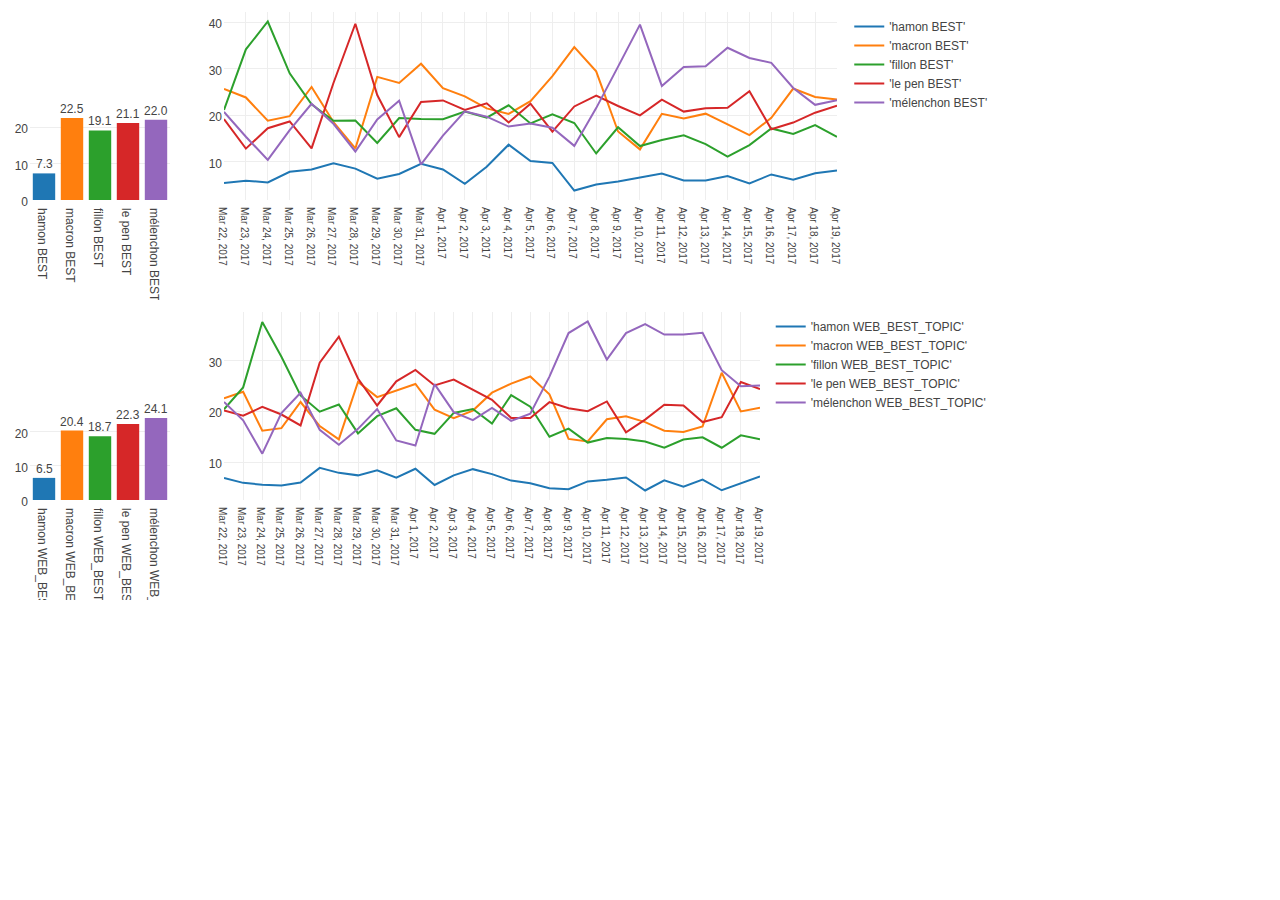
<file: president/choix30.html>
<html>
<head>
  <meta charset="UTF-8">
  <!-- Plotly.js -->
  <link href="my.css" rel="stylesheet" media="all" type="text/css">
  <script src="js/d3.v4.min.js"></script>
  <script src="js/plotly-latest.min.js"></script>
</head>

<body>
  <div>
    <div id="total_BEST" class="bar"></div>
    <div id="BEST" class="scatter"></div>
  </div>

    <div>
      <div id="total_WEB_BEST_TOPIC" class="bar"></div>
      <div id="WEB_BEST_TOPIC" class="scatter"></div>
    </div>

  <script>
    var layout_scatter = {
      autosize: true,
      yaxis:{zeroline:false, hoverformat: '.2f'},
      margin: {
        l: 20,
        r: 50,
        b: 100,
        t: 10,
        pad: 0
      },

      xaxis : {
        tickformat : "%d %m %y",
        tickfont : {
          size : 10,
        },

      }
    };


    var filename = ['WEB_BEST_TOPIC','BEST'];


    for (m=0; m<filename.length; m++) {
      Plotly.d3.csv('./csv30/'+filename[m]+'_total'+'.csv', function(rows){
        var annotationContent = [];

        var layout_bar = {
          annotations: annotationContent,
          yaxis:{zeroline:false, hoverformat: '.2f'},
          autosize: true,
          margin: {
            l: 30,
            r: 30,
            b: 100,
            t: 100,
            pad: 0
          },

        };

        var colors = Plotly.d3.scale.category10();


        var xValue = rows.map(function(row){          // set the x-data
          return row['class'];
        });

        var yValue = rows.map(function(row){          // set the x-data
          return row['number'];
        });


        for( var n = 0 ; n < xValue.length ; n++ ){
          var result = {
            x: xValue[n],
            y: yValue[n],
            text: yValue[n],
            xanchor: 'center',
            yanchor: 'bottom',
            showarrow: false
          };
          annotationContent.push(result);
        }


        var trace = {

          type: 'bar',                    // set the chart type
          x: rows.map(function(row){          // set the x-data
            return row['class'];
          }),
          y: rows.map(function(row){          // set the x-data
            return row['number'];
          }),


          marker:{
              color: [
                colors(0),
                colors(1),
                colors(2),
                colors(3),
                colors(4)]
              },

        };
        Plotly.newPlot('total_'+filename[this.m], [trace],layout_bar, {displayModeBar: false} );
      }.bind( {m: m} ));
  };



    for (j=0; j<filename.length; j++) {
      Plotly.d3.csv('./csv30/'+filename[j]+'.csv', function(rows){
          //console.log(this.j);
          var col1 = Object.keys(rows[0])[1];
          var col2 = Object.keys(rows[0])[2];
          var tab = [];

          for (i=0;i<5;i++ ) {
            var col = Object.keys(rows[0])[i+1];
            console.log(col);
            var trace = {

              type: 'scatter',                    // set the chart type
              mode: 'lines',
              name: "'"+col+"'",                   // connect points with lines
              x: rows.map(function(row){          // set the x-data
                return row['date'];
              }),
              y: rows.map(function(row){          // set the x-data
                return row[col];
              }),


            };
            tab.push(trace);
          }
          Plotly.newPlot(filename[this.j], tab, layout_scatter, {displayModeBar: false});
          //Plotly.plot(document.getElementById('wind-speed'), [trace], layout, {showLink: false});
      }.bind( {j: j} ));
    }



  </script>
</body>
</html>
</file>
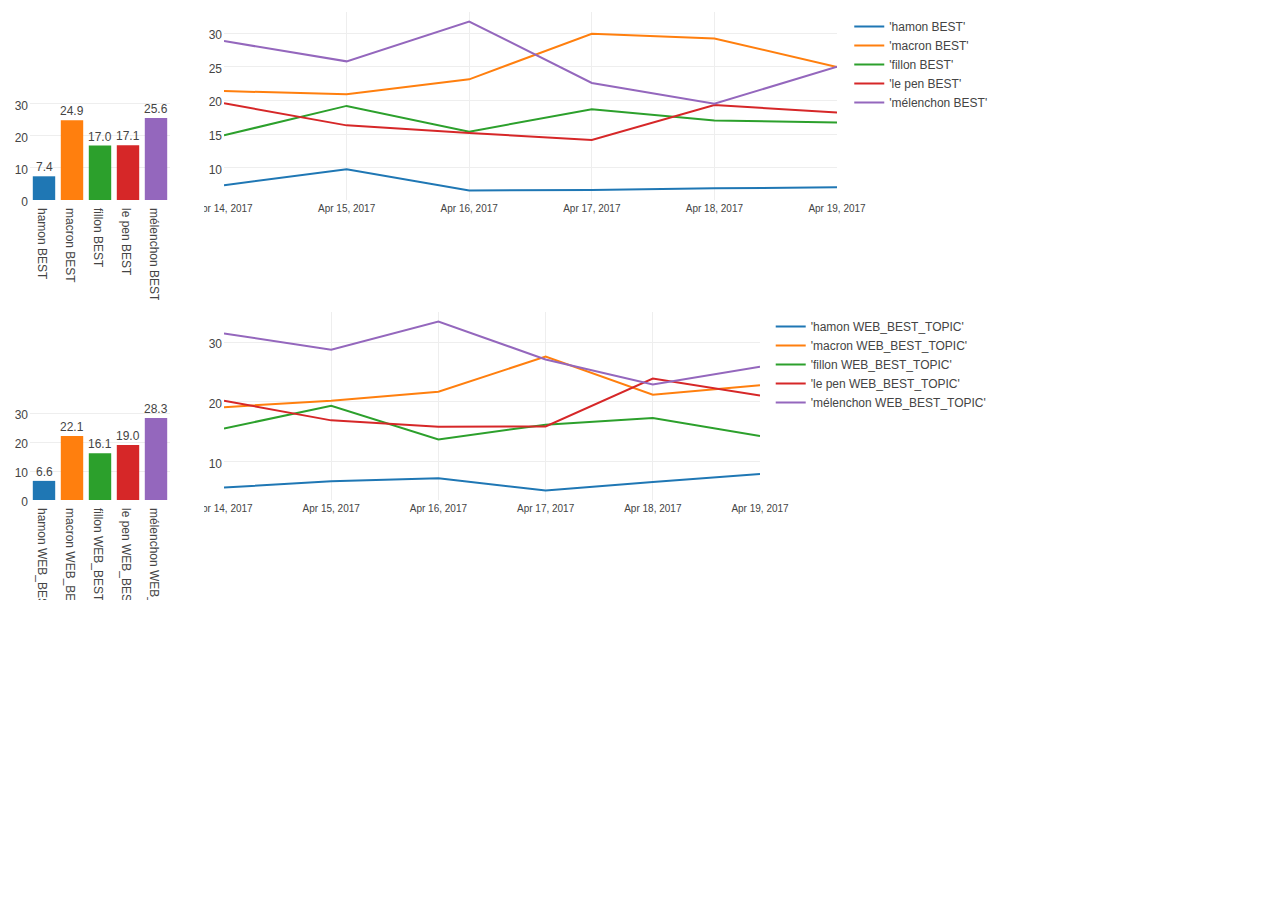
<file: president/choix7.html>
<html>
<head>
  <meta charset="UTF-8">
  <!-- Plotly.js -->
  <link href="my.css" rel="stylesheet" media="all" type="text/css">
  <script src="js/d3.v4.min.js"></script>
  <script src="js/plotly-latest.min.js"></script>
</head>

<body>
  <div>
    <div id="total_BEST" class="bar"></div>
    <div id="BEST" class="scatter"></div>
  </div>

    <div>
      <div id="total_WEB_BEST_TOPIC" class="bar"></div>
      <div id="WEB_BEST_TOPIC" class="scatter"></div>
    </div>

  <script>
    var layout_scatter = {
      autosize: true,
      yaxis:{zeroline:false, hoverformat: '.2f'},
      margin: {
        l: 20,
        r: 50,
        b: 100,
        t: 10,
        pad: 0
      },

      xaxis : {
        tickformat : "%d %m %y",
        tickfont : {
          size : 10,
        },

      }
    };


    var filename = ['WEB_BEST_TOPIC','BEST'];


    for (m=0; m<filename.length; m++) {
      Plotly.d3.csv('./csv7/'+filename[m]+'_total'+'.csv', function(rows){
        var annotationContent = [];

        var layout_bar = {
          annotations: annotationContent,
          yaxis:{zeroline:false, hoverformat: '.2f'},
          autosize: true,
          margin: {
            l: 30,
            r: 30,
            b: 100,
            t: 100,
            pad: 0
          },

        };

        var colors = Plotly.d3.scale.category10();


        var xValue = rows.map(function(row){          // set the x-data
          return row['class'];
        });

        var yValue = rows.map(function(row){          // set the x-data
          return row['number'];
        });


        for( var n = 0 ; n < xValue.length ; n++ ){
          var result = {
            x: xValue[n],
            y: yValue[n],
            text: yValue[n],
            xanchor: 'center',
            yanchor: 'bottom',
            showarrow: false
          };
          annotationContent.push(result);
        }


        var trace = {

          type: 'bar',                    // set the chart type
          x: rows.map(function(row){          // set the x-data
            return row['class'];
          }),
          y: rows.map(function(row){          // set the x-data
            return row['number'];
          }),


          marker:{
              color: [
                colors(0),
                colors(1),
                colors(2),
                colors(3),
                colors(4)]
              },

        };
        Plotly.newPlot('total_'+filename[this.m], [trace],layout_bar, {displayModeBar: false} );
      }.bind( {m: m} ));
  };



    for (j=0; j<filename.length; j++) {
      Plotly.d3.csv('./csv7/'+filename[j]+'.csv', function(rows){
          //console.log(this.j);
          var col1 = Object.keys(rows[0])[1];
          var col2 = Object.keys(rows[0])[2];
          var tab = [];

          for (i=0;i<5;i++ ) {
            var col = Object.keys(rows[0])[i+1];
            console.log(col);
            var trace = {

              type: 'scatter',                    // set the chart type
              mode: 'lines',
              name: "'"+col+"'",                   // connect points with lines
              x: rows.map(function(row){          // set the x-data
                return row['date'];
              }),
              y: rows.map(function(row){          // set the x-data
                return row[col];
              }),


            };
            tab.push(trace);
          }
          Plotly.newPlot(filename[this.j], tab, layout_scatter, {displayModeBar: false});
          //Plotly.plot(document.getElementById('wind-speed'), [trace], layout, {showLink: false});
      }.bind( {j: j} ));
    }



  </script>
</body>
</html>
</file>
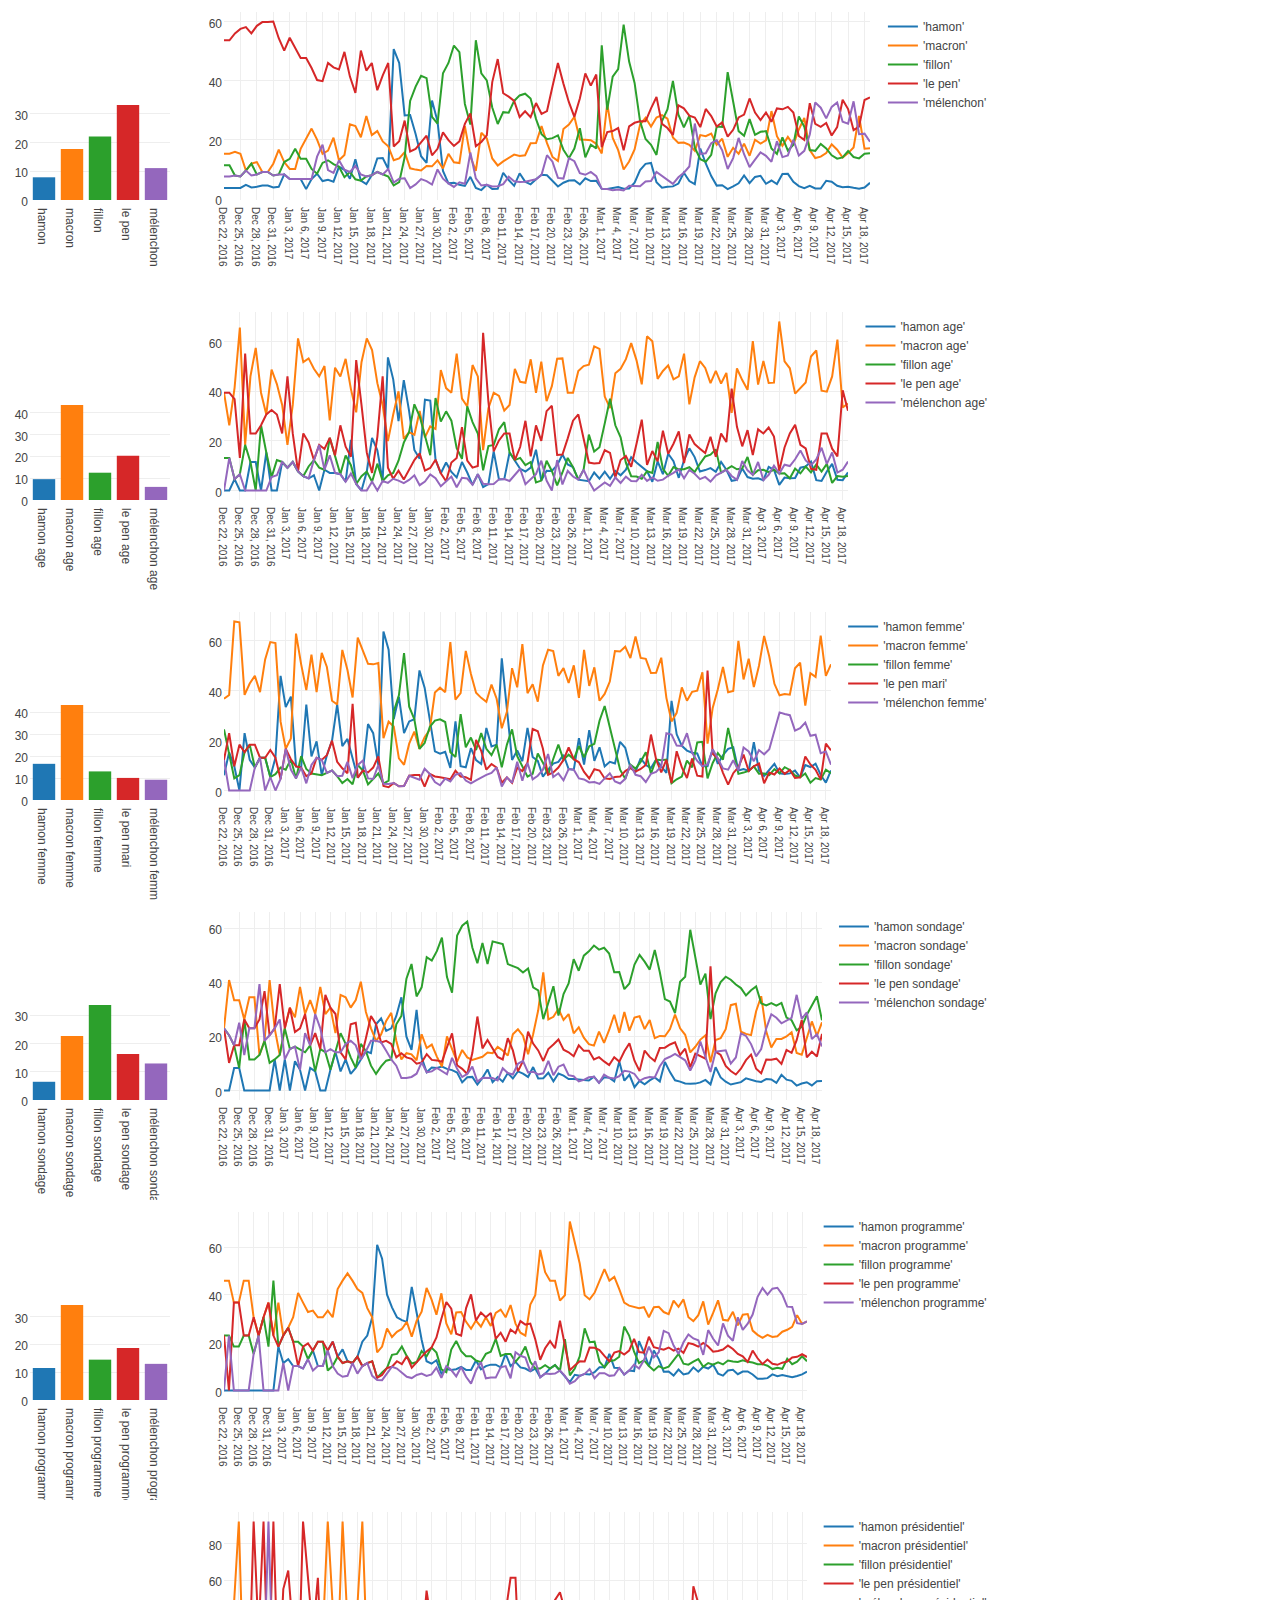
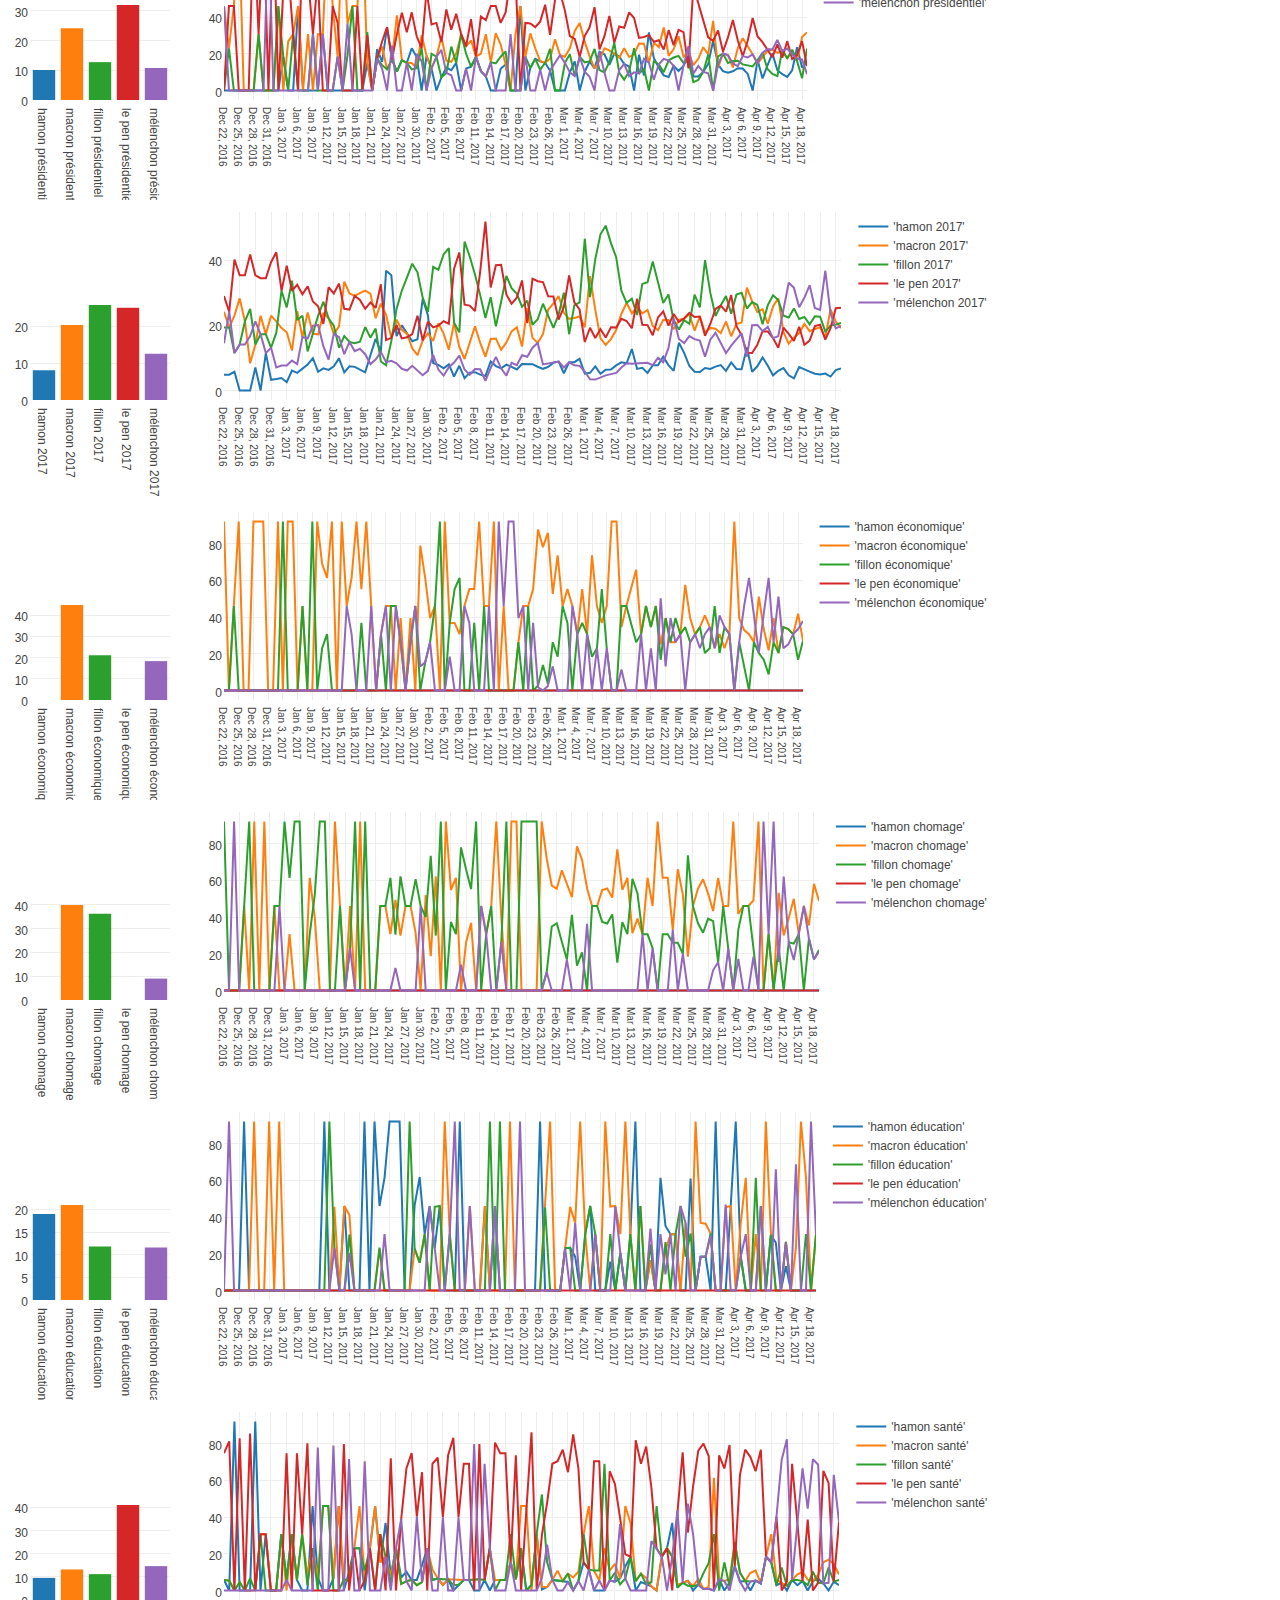
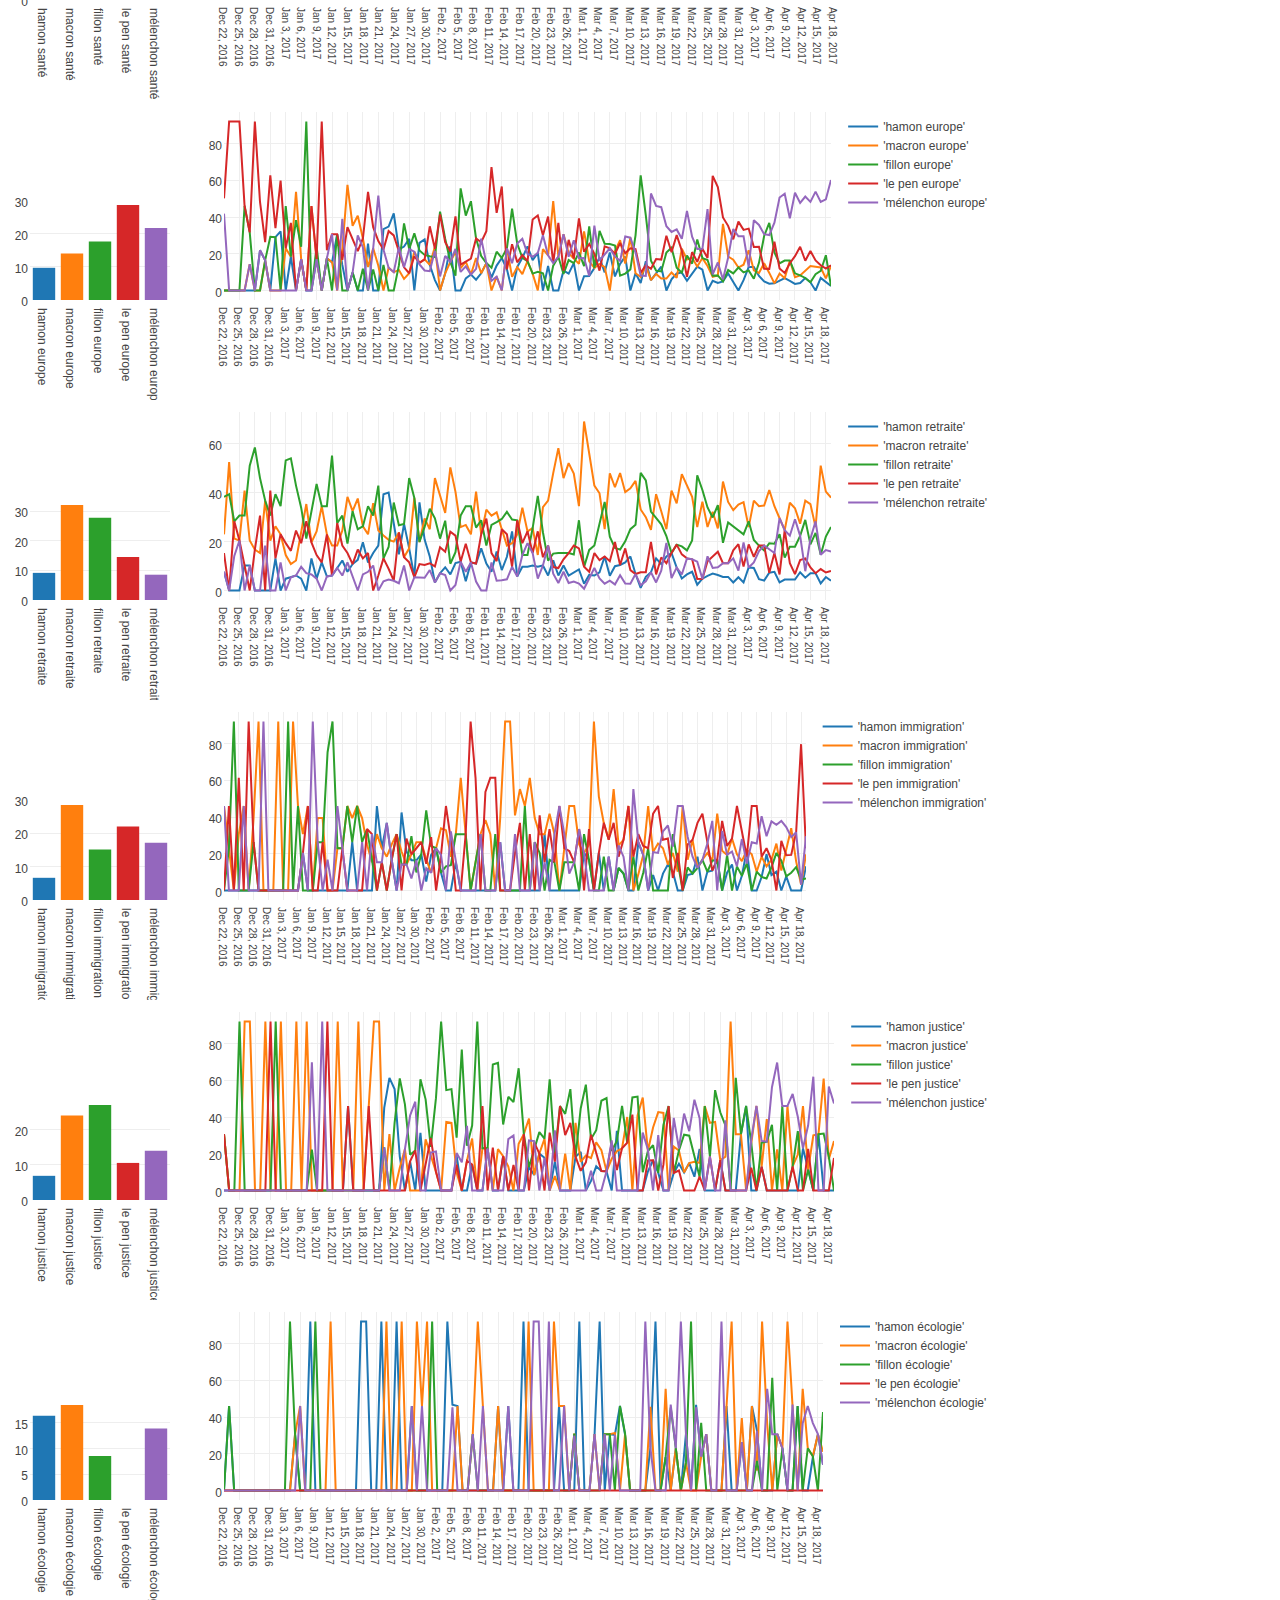
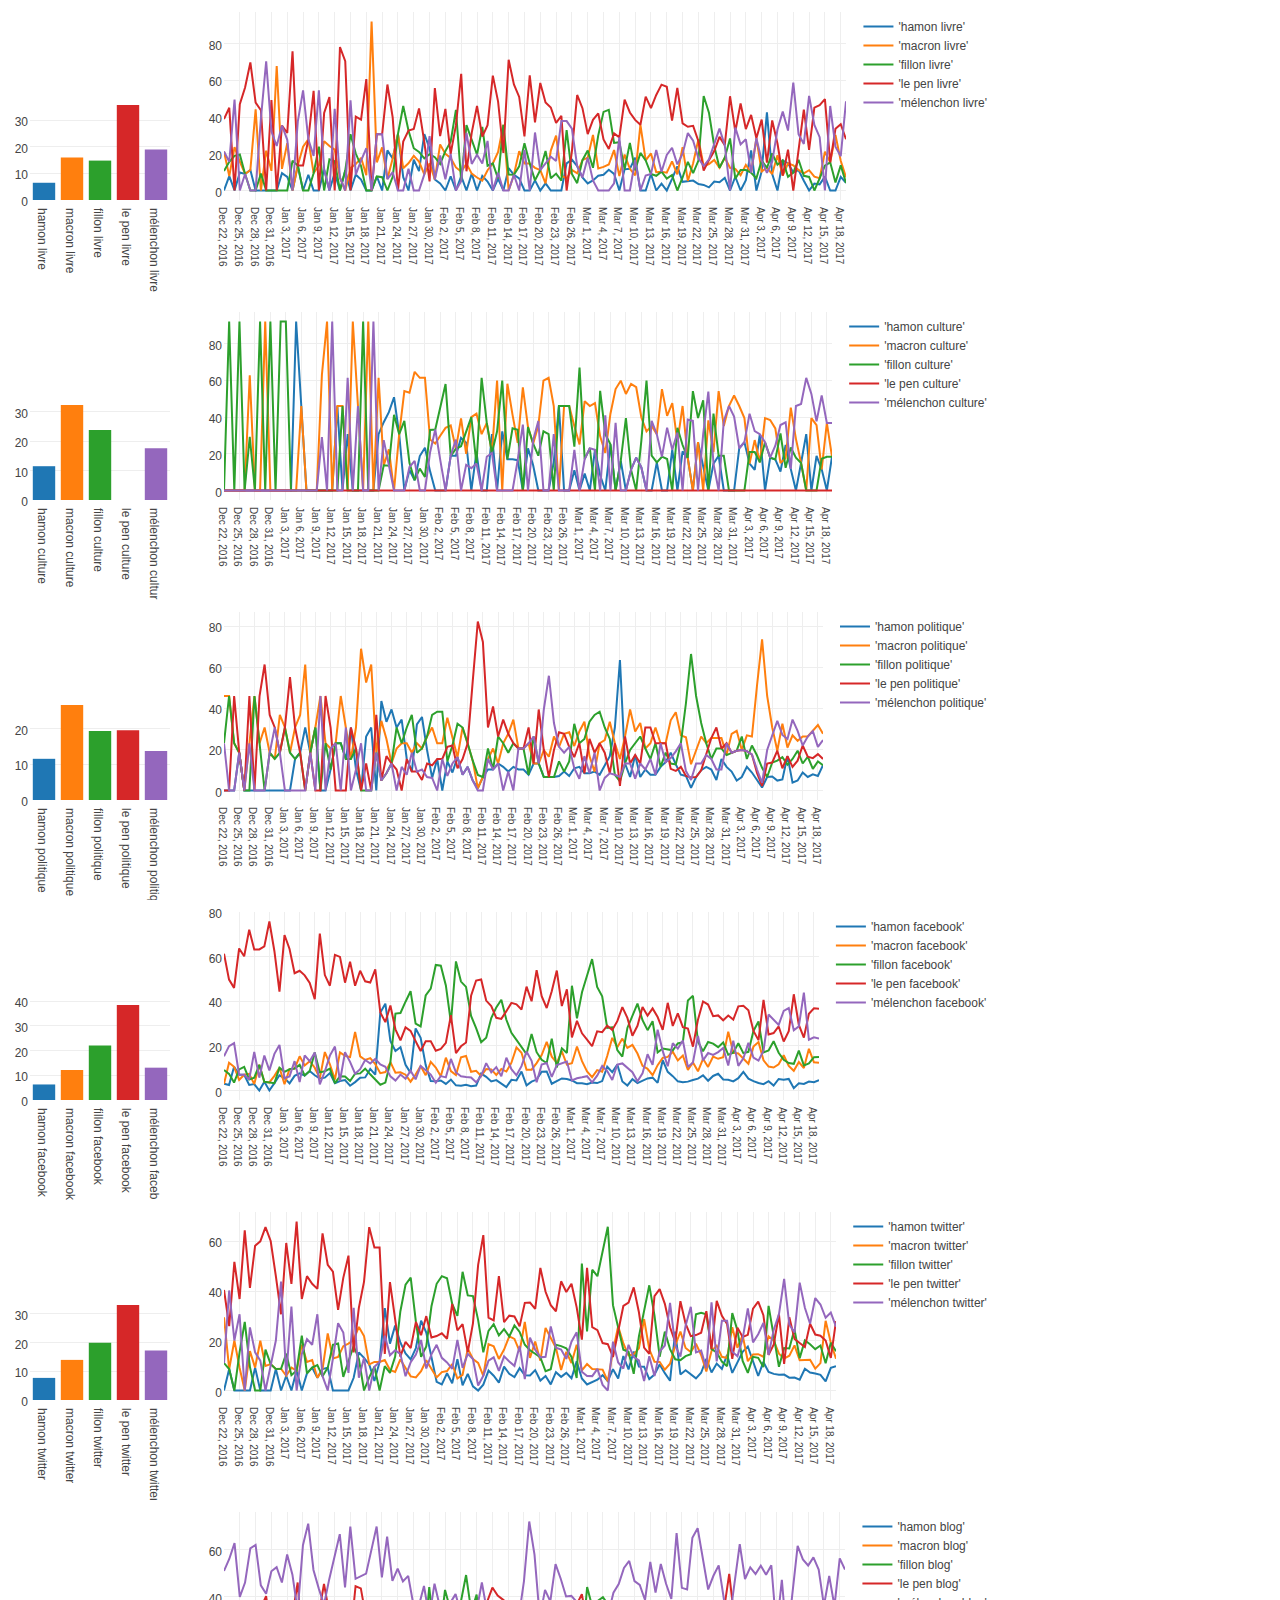
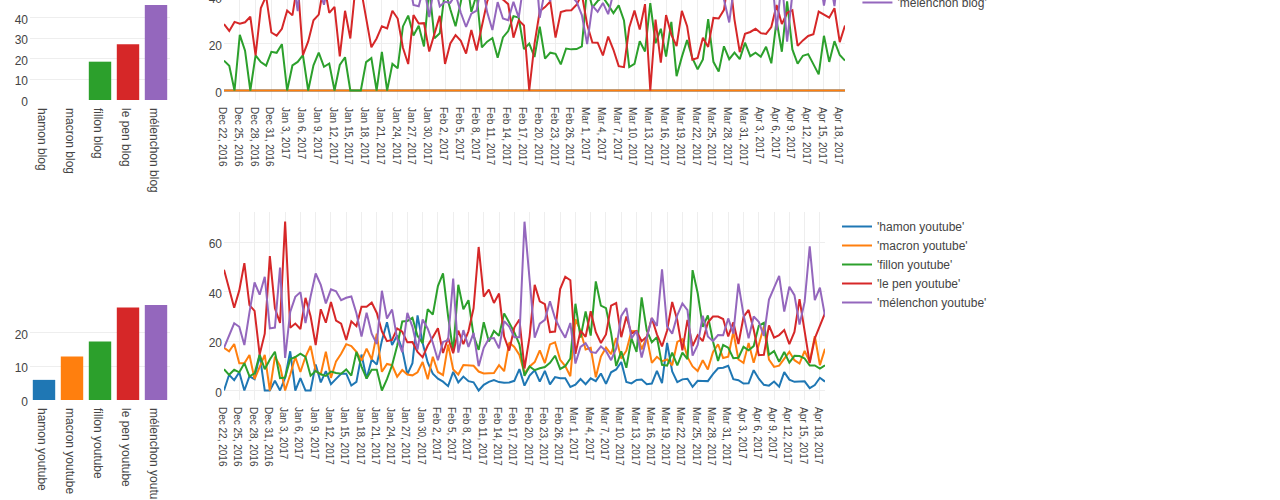
<file: president/draw120.html>
<html>
<head>
  <meta charset="UTF-8">
  <!-- Plotly.js -->
  <link href="my.css" rel="stylesheet" media="all" type="text/css">
  <script src="js/d3.v4.min.js"></script>
  <script src="js/plotly-latest.min.js"></script>

</head>

<body>
  <div>
    <div id="total_0" class="bar"></div>
    <div id="div_0" class="scatter"></div>
  </div>
  <div>
    <div id="total_1" class="bar"></div>
    <div id="div_1" class="scatter"></div>
  </div>
  <div>
    <div id="total_2" class="bar"></div>
    <div id="div_2" class="scatter"></div>
  </div>
  <div>
    <div id="total_3" class="bar"></div>
    <div id="div_3" class="scatter"></div>
  </div>
  <div>
    <div id="total_4" class="bar"></div>
    <div id="div_4" class="scatter"></div>
  </div>
  <div>
    <div id="total_5" class="bar"></div>
    <div id="div_5" class="scatter"></div>
  </div>
  <div>
    <div id="total_6" class="bar"></div>
    <div id="div_6" class="scatter"></div>
  </div>
  <div>
    <div id="total_7" class="bar"></div>
    <div id="div_7" class="scatter"></div>
  </div>
  <div>
    <div id="total_8" class="bar"></div>
    <div id="div_8" class="scatter"></div>
  </div>
  <div>
    <div id="total_9" class="bar"></div>
    <div id="div_9" class="scatter"></div>
  </div>
  <div>
    <div id="total_10" class="bar"></div>
    <div id="div_10" class="scatter"></div>
  </div>
  <div>
    <div id="total_11" class="bar"></div>
    <div id="div_11" class="scatter"></div>
  </div>
  <div>
    <div id="total_12" class="bar"></div>
    <div id="div_12" class="scatter"></div>
  </div>
  <div>
    <div id="total_13" class="bar"></div>
    <div id="div_13" class="scatter"></div>
  </div>
  <div>
    <div id="total_14" class="bar"></div>
    <div id="div_14" class="scatter"></div>
  </div>
  <div>
    <div id="total_15" class="bar"></div>
    <div id="div_15" class="scatter"></div>
  </div>
  <div>
    <div id="total_16" class="bar"></div>
    <div id="div_16" class="scatter"></div>
  </div>
  <div>
    <div id="total_17" class="bar"></div>
    <div id="div_17" class="scatter"></div>
  </div>
  <div>
    <div id="total_18" class="bar"></div>
    <div id="div_18" class="scatter"></div>
  </div>
  <div>
    <div id="total_19" class="bar"></div>
    <div id="div_19" class="scatter"></div>
  </div>
  <div>
    <div id="total_20" class="bar"></div>
    <div id="div_20" class="scatter"></div>
  </div>
  <div>
    <div id="total_21" class="bar"></div>
    <div id="div_21" class="scatter"></div>
  </div>
  <div>
    <div id="total_22" class="bar"></div>
    <div id="div_22" class="scatter"></div>
  </div>


  <script>
    var layout_scatter = {
      autosize: true,
      yaxis:{zeroline:false, hoverformat: '.2f'},
      margin: {
        l: 20,
        r: 50,
        b: 100,
        t: 10,
        pad: 0
      },

      xaxis : {
        tickformat : "%d %m %y",
        tickfont : {
          size : 10,
        },

      }
    };

    var layout_bar = {
      autosize: true,
      yaxis:{zeroline:false, hoverformat: '.2f'},
      margin: {
        l: 30,
        r: 30,
        b: 100,
        t: 100,
        pad: 0
      },

    };

    for (m=0; m<23; m++) {
      Plotly.d3.csv('./csv120/'+m+'_total'+'.csv', function(rows){
        var colors = Plotly.d3.scale.category10();

        var trace = {

          type: 'bar',                    // set the chart type
          x: rows.map(function(row){          // set the x-data
            return row['class'];
          }),
          y: rows.map(function(row){          // set the x-data
            return row['number'];
          }),


          marker:{
              color: [
                colors(0),
                colors(1),
                colors(2),
                colors(3),
                colors(4)]
              },

        };
        Plotly.newPlot('total_'+this.m, [trace],layout_bar, {displayModeBar: false} );
      }.bind( {m: m} ));
  };


    for (j=0; j<23; j++) {
      Plotly.d3.csv('./csv120/'+j+'.csv', function(rows){
          console.log(this.j);
          var col1 = Object.keys(rows[0])[1];
          var col2 = Object.keys(rows[0])[2];
          var tab = [];

          for (i=0;i<5;i++ ) {
            var col = Object.keys(rows[0])[i+1];
            console.log(col);
            var trace = {

              type: 'scatter',                    // set the chart type
              mode: 'lines',
              name: "'"+col+"'",                   // connect points with lines
              x: rows.map(function(row){          // set the x-data
                return row['date'];
              }),
              y: rows.map(function(row){          // set the x-data
                return row[col];
              }),


            };
            tab.push(trace);
          }
          Plotly.newPlot('div_'+this.j, tab, layout_scatter, {displayModeBar: false});
          //Plotly.plot(document.getElementById('wind-speed'), [trace], layout, {showLink: false});
      }.bind( {j: j} ));
    }



  </script>
</body>
</html>
</file>
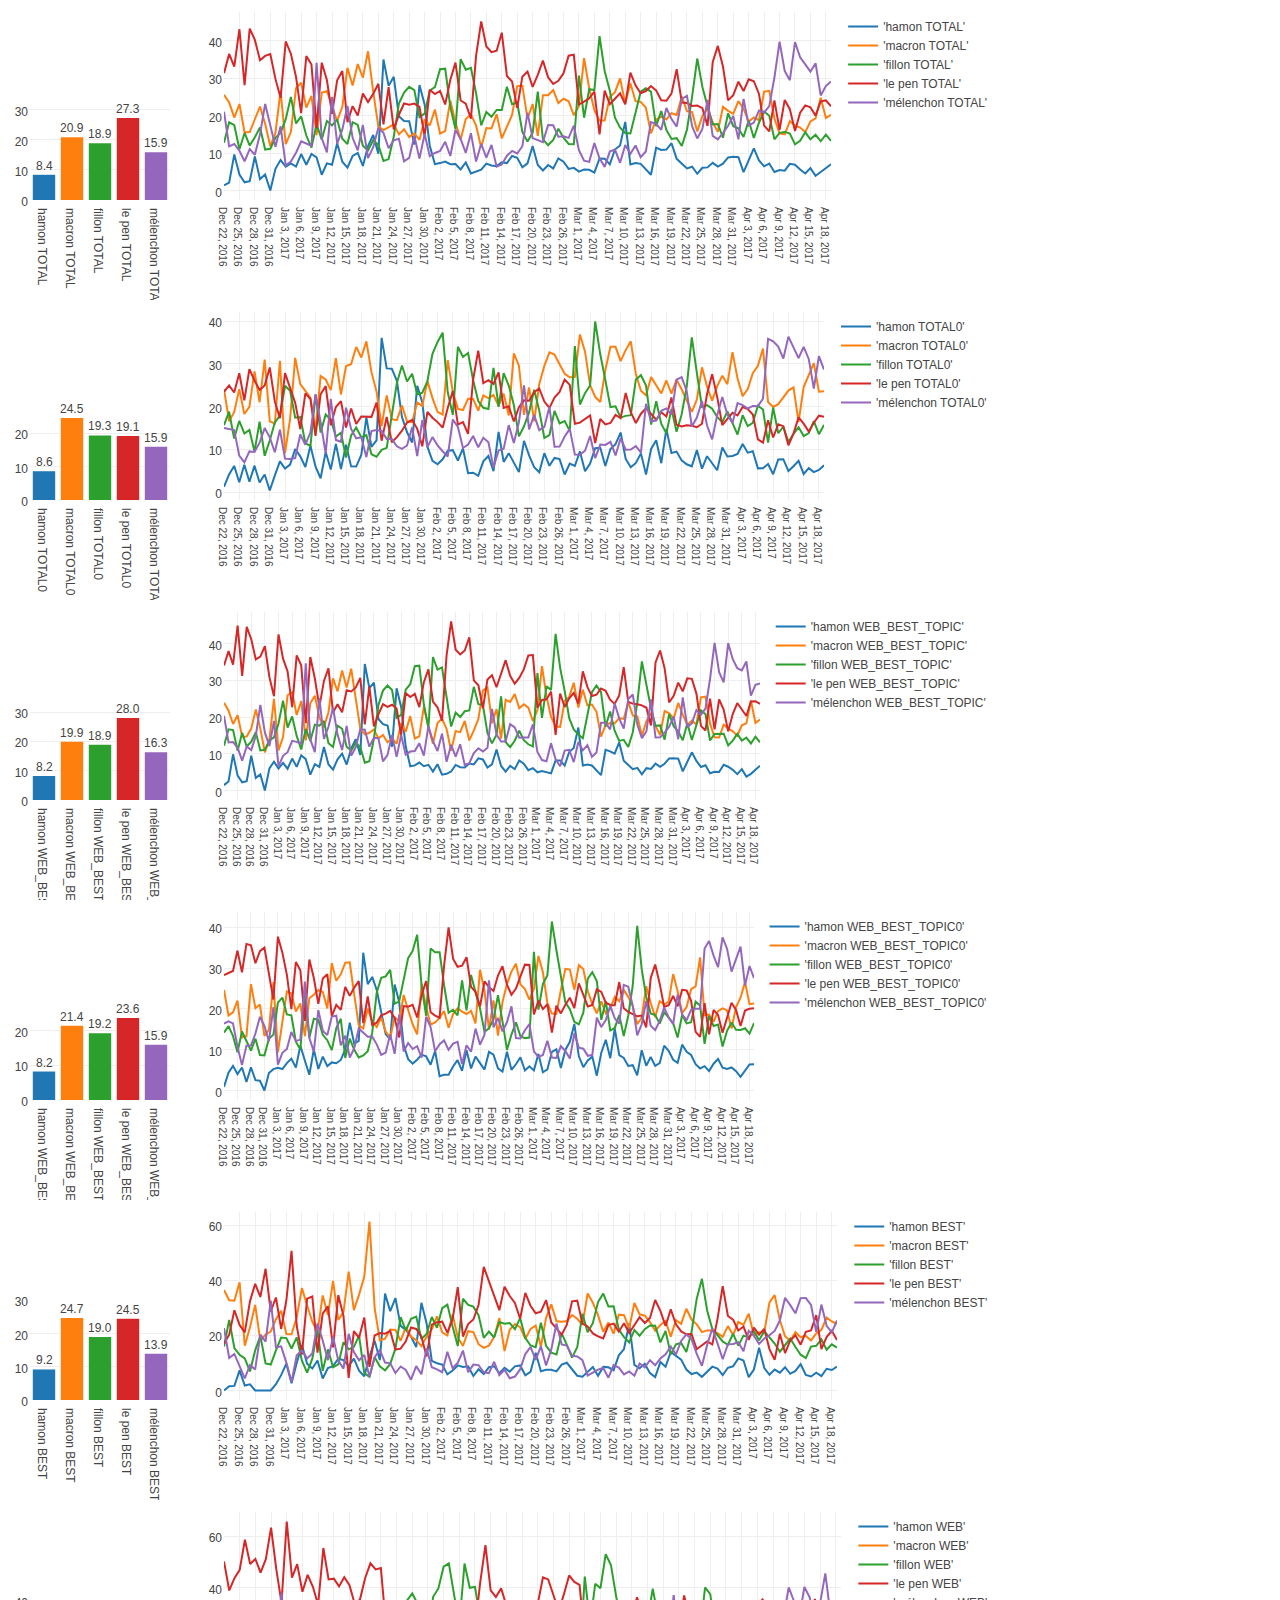
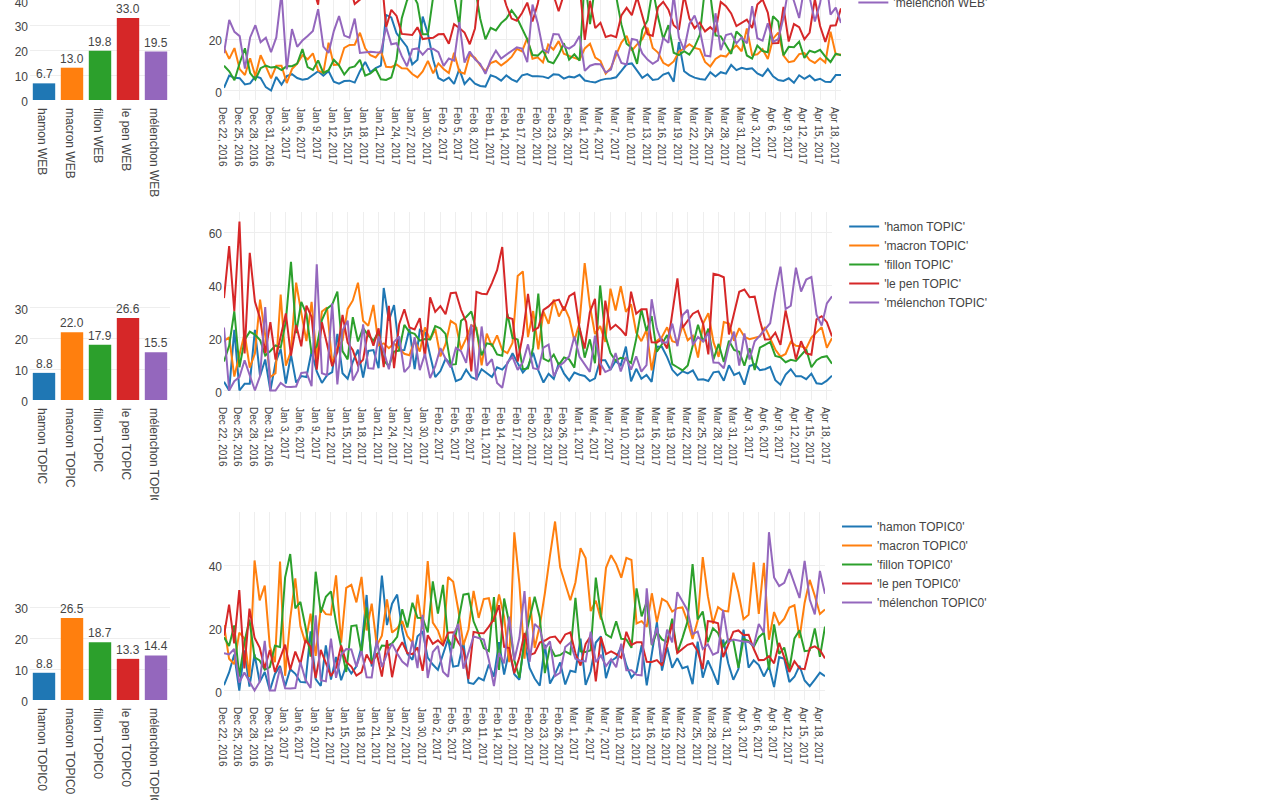
<file: president/draw120_total.html>
<html>
<head>
  <meta charset="UTF-8">
  <!-- Plotly.js -->
  <link href="my.css" rel="stylesheet" media="all" type="text/css">
  <script src="js/d3.v4.min.js"></script>
  <script src="js/plotly-latest.min.js"></script>
</head>

<body>
    <div>
      <div id="total_TOTAL" class="bar"></div>
      <div id="TOTAL" class="scatter"></div>
    </div>
    <div>
      <div id="total_TOTAL0" class="bar"></div>
      <div id="TOTAL0" class="scatter"></div>
    </div>

    <div>
      <div id="total_WEB_BEST_TOPIC" class="bar"></div>
      <div id="WEB_BEST_TOPIC" class="scatter"></div>
    </div>
    <div>
      <div id="total_WEB_BEST_TOPIC0" class="bar"></div>
      <div id="WEB_BEST_TOPIC0" class="scatter"></div>
    </div>
    <div>
      <div id="total_BEST" class="bar"></div>
      <div id="BEST" class="scatter"></div>
    </div>
    <div>
      <div id="total_WEB" class="bar"></div>
      <div id="WEB" class="scatter"></div>
    </div>

    <div>
      <div id="total_TOPIC" class="bar"></div>
      <div id="TOPIC" class="scatter"></div>
    </div>

    <div>
      <div id="total_TOPIC0" class="bar"></div>
      <div id="TOPIC0" class="scatter"></div>
    </div>

  <script>
    var layout_scatter = {
      autosize: true,
      yaxis:{zeroline:false, hoverformat: '.2f'},
      margin: {
        l: 20,
        r: 50,
        b: 100,
        t: 10,
        pad: 0
      },

      xaxis : {
        tickformat : "%d %m %y",
        tickfont : {
          size : 10,
        },

      }
    };


    var filename = ['TOTAL','TOTAL0','WEB_BEST_TOPIC','WEB_BEST_TOPIC0','BEST','WEB','TOPIC','TOPIC0'];


    for (m=0; m<filename.length; m++) {
      Plotly.d3.csv('./csv120/'+filename[m]+'_total'+'.csv', function(rows){
        var annotationContent = [];

        var layout_bar = {
          annotations: annotationContent,
          yaxis:{zeroline:false, hoverformat: '.2f'},
          autosize: true,
          margin: {
            l: 30,
            r: 30,
            b: 100,
            t: 100,
            pad: 0
          },

        };

        var colors = Plotly.d3.scale.category10();


        var xValue = rows.map(function(row){          // set the x-data
          return row['class'];
        });

        var yValue = rows.map(function(row){          // set the x-data
          return row['number'];
        });


        for( var n = 0 ; n < xValue.length ; n++ ){
          var result = {
            x: xValue[n],
            y: yValue[n],
            text: yValue[n],
            xanchor: 'center',
            yanchor: 'bottom',
            showarrow: false
          };
          annotationContent.push(result);
        }


        var trace = {

          type: 'bar',                    // set the chart type
          x: rows.map(function(row){          // set the x-data
            return row['class'];
          }),
          y: rows.map(function(row){          // set the x-data
            return row['number'];
          }),


          marker:{
              color: [
                colors(0),
                colors(1),
                colors(2),
                colors(3),
                colors(4)]
              },

        };
        Plotly.newPlot('total_'+filename[this.m], [trace],layout_bar, {displayModeBar: false} );
      }.bind( {m: m} ));
  };



    for (j=0; j<filename.length; j++) {
      Plotly.d3.csv('./csv120/'+filename[j]+'.csv', function(rows){
          //console.log(this.j);
          var col1 = Object.keys(rows[0])[1];
          var col2 = Object.keys(rows[0])[2];
          var tab = [];

          for (i=0;i<5;i++ ) {
            var col = Object.keys(rows[0])[i+1];
            console.log(col);
            var trace = {

              type: 'scatter',                    // set the chart type
              mode: 'lines',
              name: "'"+col+"'",                   // connect points with lines
              x: rows.map(function(row){          // set the x-data
                return row['date'];
              }),
              y: rows.map(function(row){          // set the x-data
                return row[col];
              }),


            };
            tab.push(trace);
          }
          Plotly.newPlot(filename[this.j], tab, layout_scatter, {displayModeBar: false});
          //Plotly.plot(document.getElementById('wind-speed'), [trace], layout, {showLink: false});
      }.bind( {j: j} ));
    }



  </script>
</body>
</html>
</file>
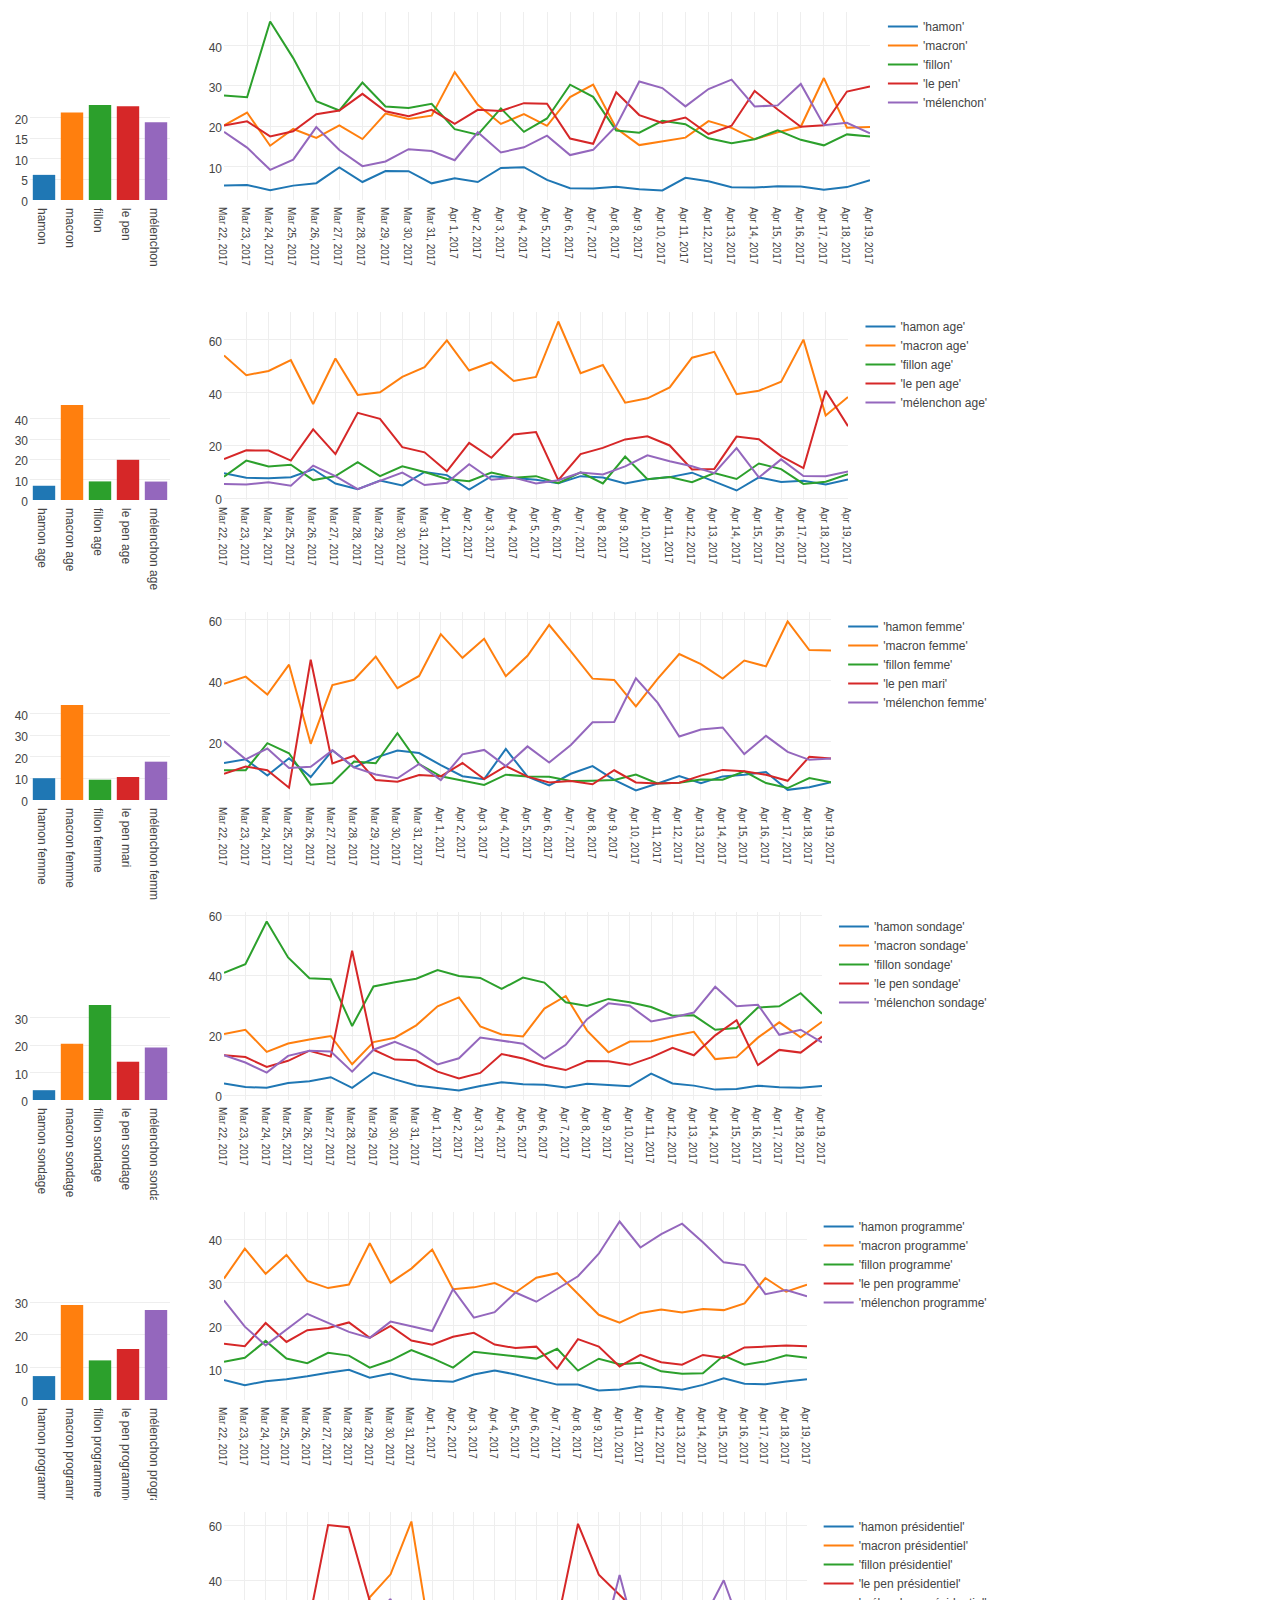
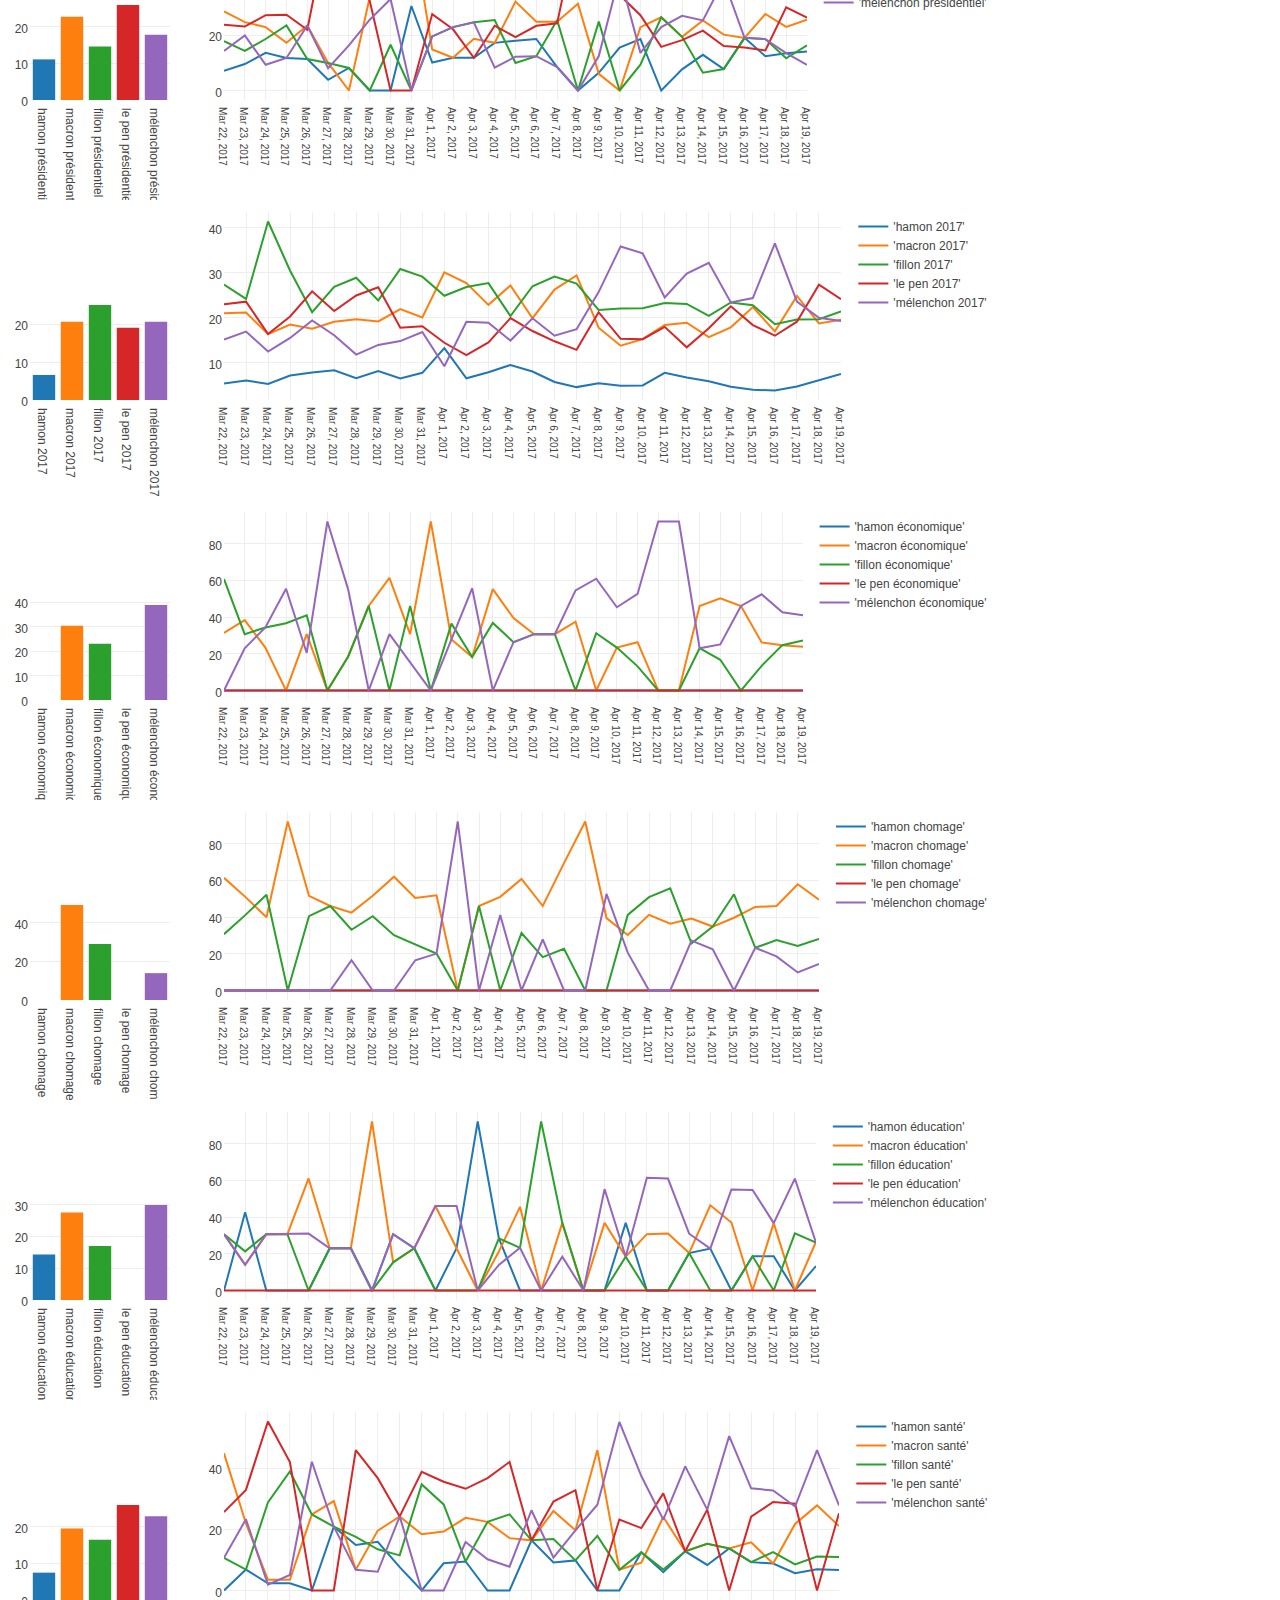
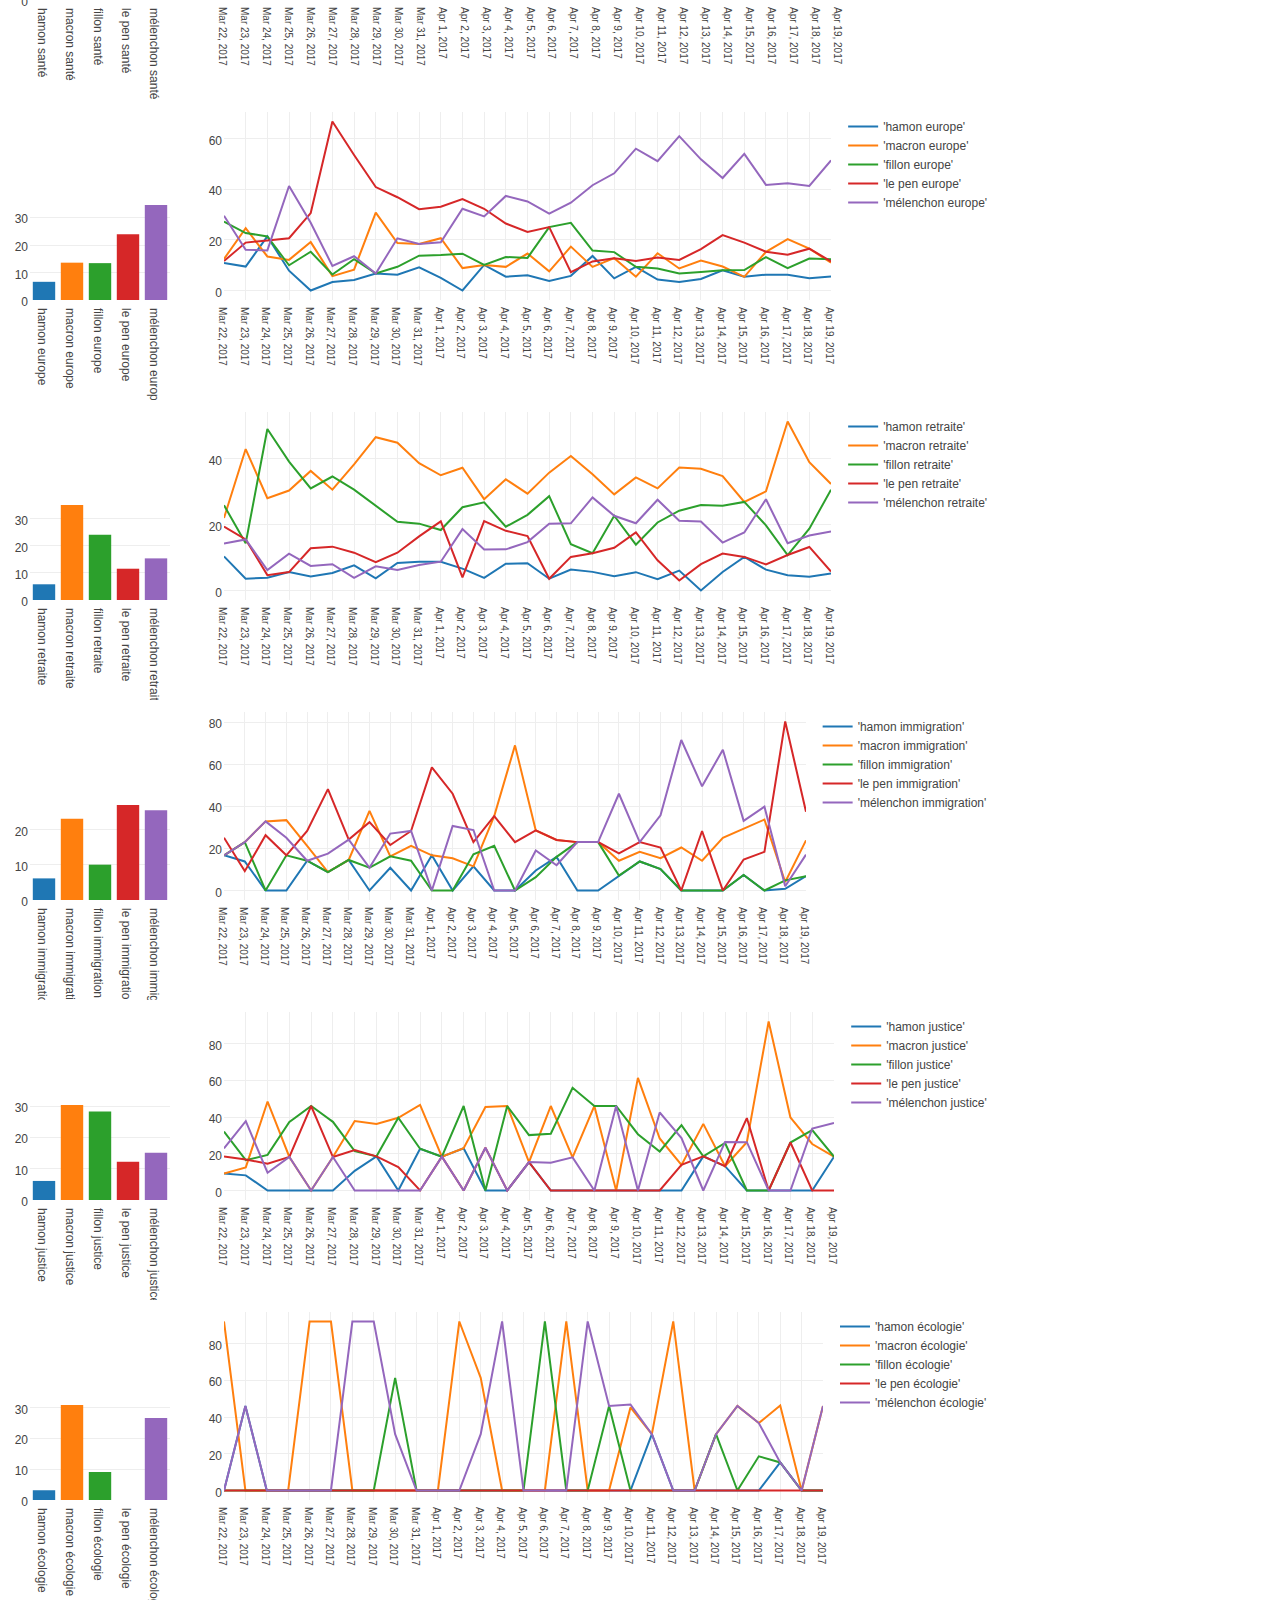
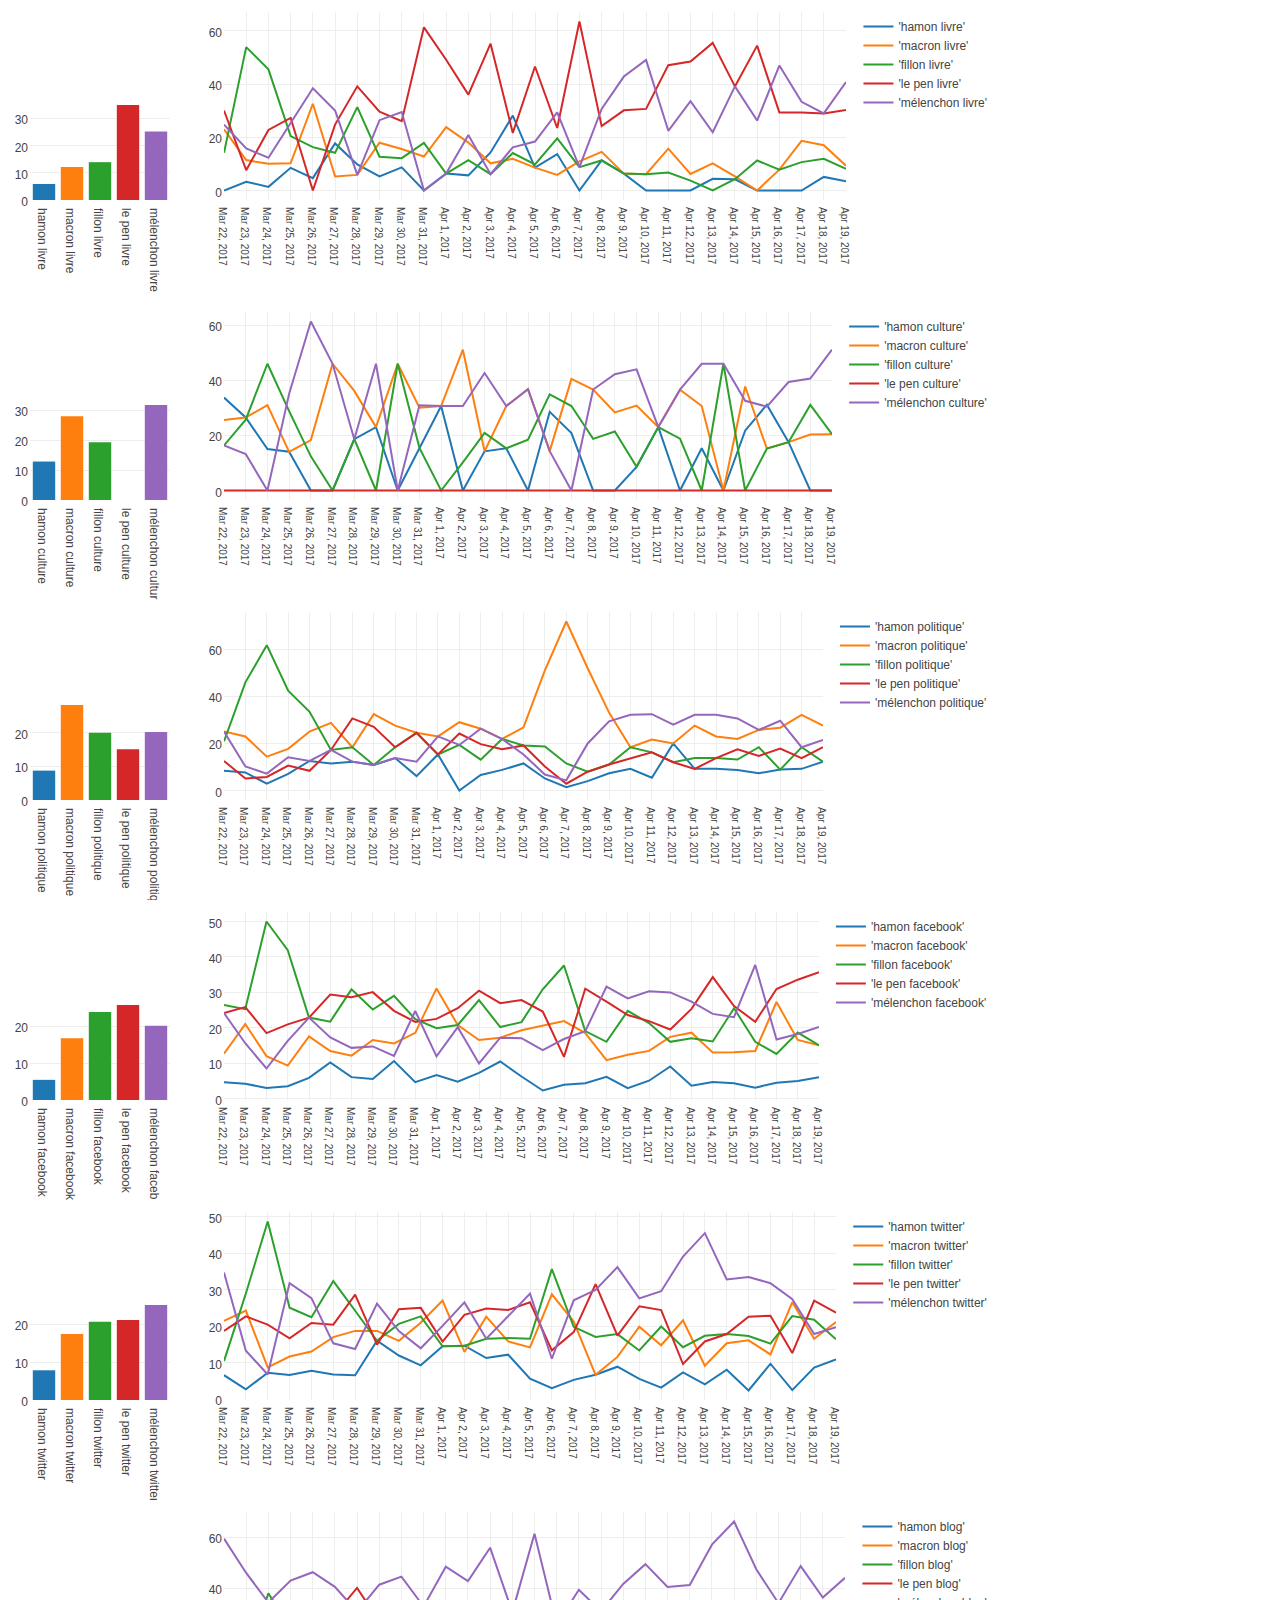
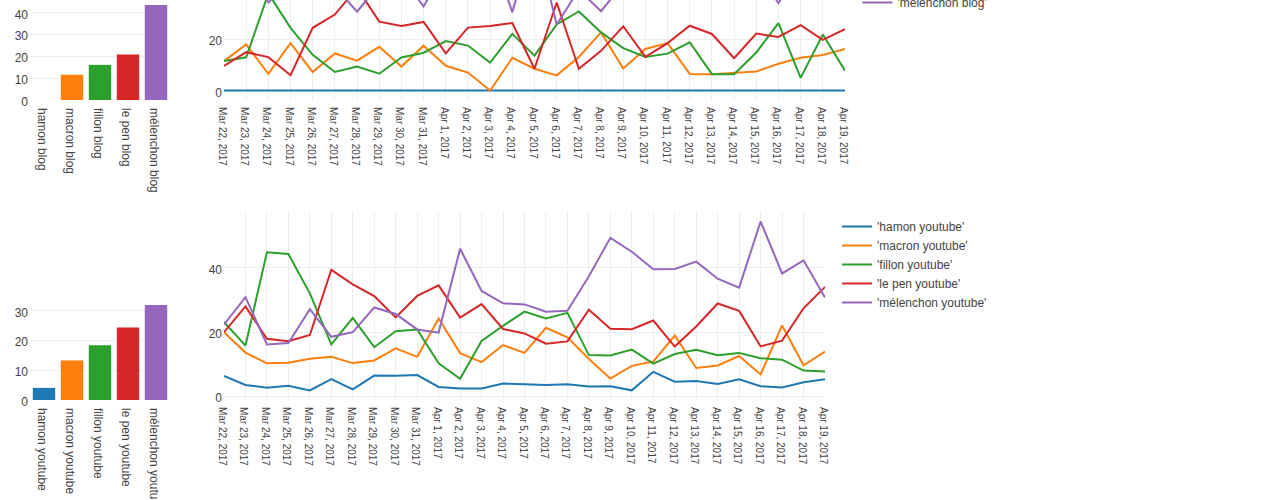
<file: president/draw30.html>
<html>
<head>
  <meta charset="UTF-8">
  <!-- Plotly.js -->
  <link href="my.css" rel="stylesheet" media="all" type="text/css">
  <script src="js/d3.v4.min.js"></script>
  <script src="js/plotly-latest.min.js"></script>

</head>

<body>
  <div>
    <div id="total_0" class="bar"></div>
    <div id="div_0" class="scatter"></div>
  </div>
  <div>
    <div id="total_1" class="bar"></div>
    <div id="div_1" class="scatter"></div>
  </div>
  <div>
    <div id="total_2" class="bar"></div>
    <div id="div_2" class="scatter"></div>
  </div>
  <div>
    <div id="total_3" class="bar"></div>
    <div id="div_3" class="scatter"></div>
  </div>
  <div>
    <div id="total_4" class="bar"></div>
    <div id="div_4" class="scatter"></div>
  </div>
  <div>
    <div id="total_5" class="bar"></div>
    <div id="div_5" class="scatter"></div>
  </div>
  <div>
    <div id="total_6" class="bar"></div>
    <div id="div_6" class="scatter"></div>
  </div>
  <div>
    <div id="total_7" class="bar"></div>
    <div id="div_7" class="scatter"></div>
  </div>
  <div>
    <div id="total_8" class="bar"></div>
    <div id="div_8" class="scatter"></div>
  </div>
  <div>
    <div id="total_9" class="bar"></div>
    <div id="div_9" class="scatter"></div>
  </div>
  <div>
    <div id="total_10" class="bar"></div>
    <div id="div_10" class="scatter"></div>
  </div>
  <div>
    <div id="total_11" class="bar"></div>
    <div id="div_11" class="scatter"></div>
  </div>
  <div>
    <div id="total_12" class="bar"></div>
    <div id="div_12" class="scatter"></div>
  </div>
  <div>
    <div id="total_13" class="bar"></div>
    <div id="div_13" class="scatter"></div>
  </div>
  <div>
    <div id="total_14" class="bar"></div>
    <div id="div_14" class="scatter"></div>
  </div>
  <div>
    <div id="total_15" class="bar"></div>
    <div id="div_15" class="scatter"></div>
  </div>
  <div>
    <div id="total_16" class="bar"></div>
    <div id="div_16" class="scatter"></div>
  </div>
  <div>
    <div id="total_17" class="bar"></div>
    <div id="div_17" class="scatter"></div>
  </div>
  <div>
    <div id="total_18" class="bar"></div>
    <div id="div_18" class="scatter"></div>
  </div>
  <div>
    <div id="total_19" class="bar"></div>
    <div id="div_19" class="scatter"></div>
  </div>
  <div>
    <div id="total_20" class="bar"></div>
    <div id="div_20" class="scatter"></div>
  </div>
  <div>
    <div id="total_21" class="bar"></div>
    <div id="div_21" class="scatter"></div>
  </div>
  <div>
    <div id="total_22" class="bar"></div>
    <div id="div_22" class="scatter"></div>
  </div>
  <script>
    var layout_scatter = {
      autosize: true,
      yaxis:{zeroline:false, hoverformat: '.2f'},
      margin: {
        l: 20,
        r: 50,
        b: 100,
        t: 10,
        pad: 0
      },

      xaxis : {
        tickformat : "%d %m %y",
        tickfont : {
          size : 10,
        },

      }
    };

    var layout_bar = {
      autosize: true,
      yaxis:{zeroline:false, hoverformat: '.2f'},
      margin: {
        l: 30,
        r: 30,
        b: 100,
        t: 100,
        pad: 0
      },

    };

    for (m=0; m<23; m++) {
      Plotly.d3.csv('./csv30/'+m+'_total'+'.csv', function(rows){
        var colors = Plotly.d3.scale.category10();

        var trace = {

          type: 'bar',                    // set the chart type
          x: rows.map(function(row){          // set the x-data
            return row['class'];
          }),
          y: rows.map(function(row){          // set the x-data
            return row['number'];
          }),


          marker:{
              color: [
                colors(0),
                colors(1),
                colors(2),
                colors(3),
                colors(4)]
              },

        };
        Plotly.newPlot('total_'+this.m, [trace],layout_bar, {displayModeBar: false} );
      }.bind( {m: m} ));
  };


    for (j=0; j<23; j++) {
      Plotly.d3.csv('./csv30/'+j+'.csv', function(rows){
          console.log(this.j);
          var col1 = Object.keys(rows[0])[1];
          var col2 = Object.keys(rows[0])[2];
          var tab = [];

          for (i=0;i<5;i++ ) {
            var col = Object.keys(rows[0])[i+1];
            console.log(col);
            var trace = {

              type: 'scatter',                    // set the chart type
              mode: 'lines',
              name: "'"+col+"'",                   // connect points with lines
              x: rows.map(function(row){          // set the x-data
                return row['date'];
              }),
              y: rows.map(function(row){          // set the x-data
                return row[col];
              }),


            };
            tab.push(trace);
          }
          Plotly.newPlot('div_'+this.j, tab, layout_scatter, {displayModeBar: false});
          //Plotly.plot(document.getElementById('wind-speed'), [trace], layout, {showLink: false});
      }.bind( {j: j} ));
    }



  </script>
</body>
</html>
</file>
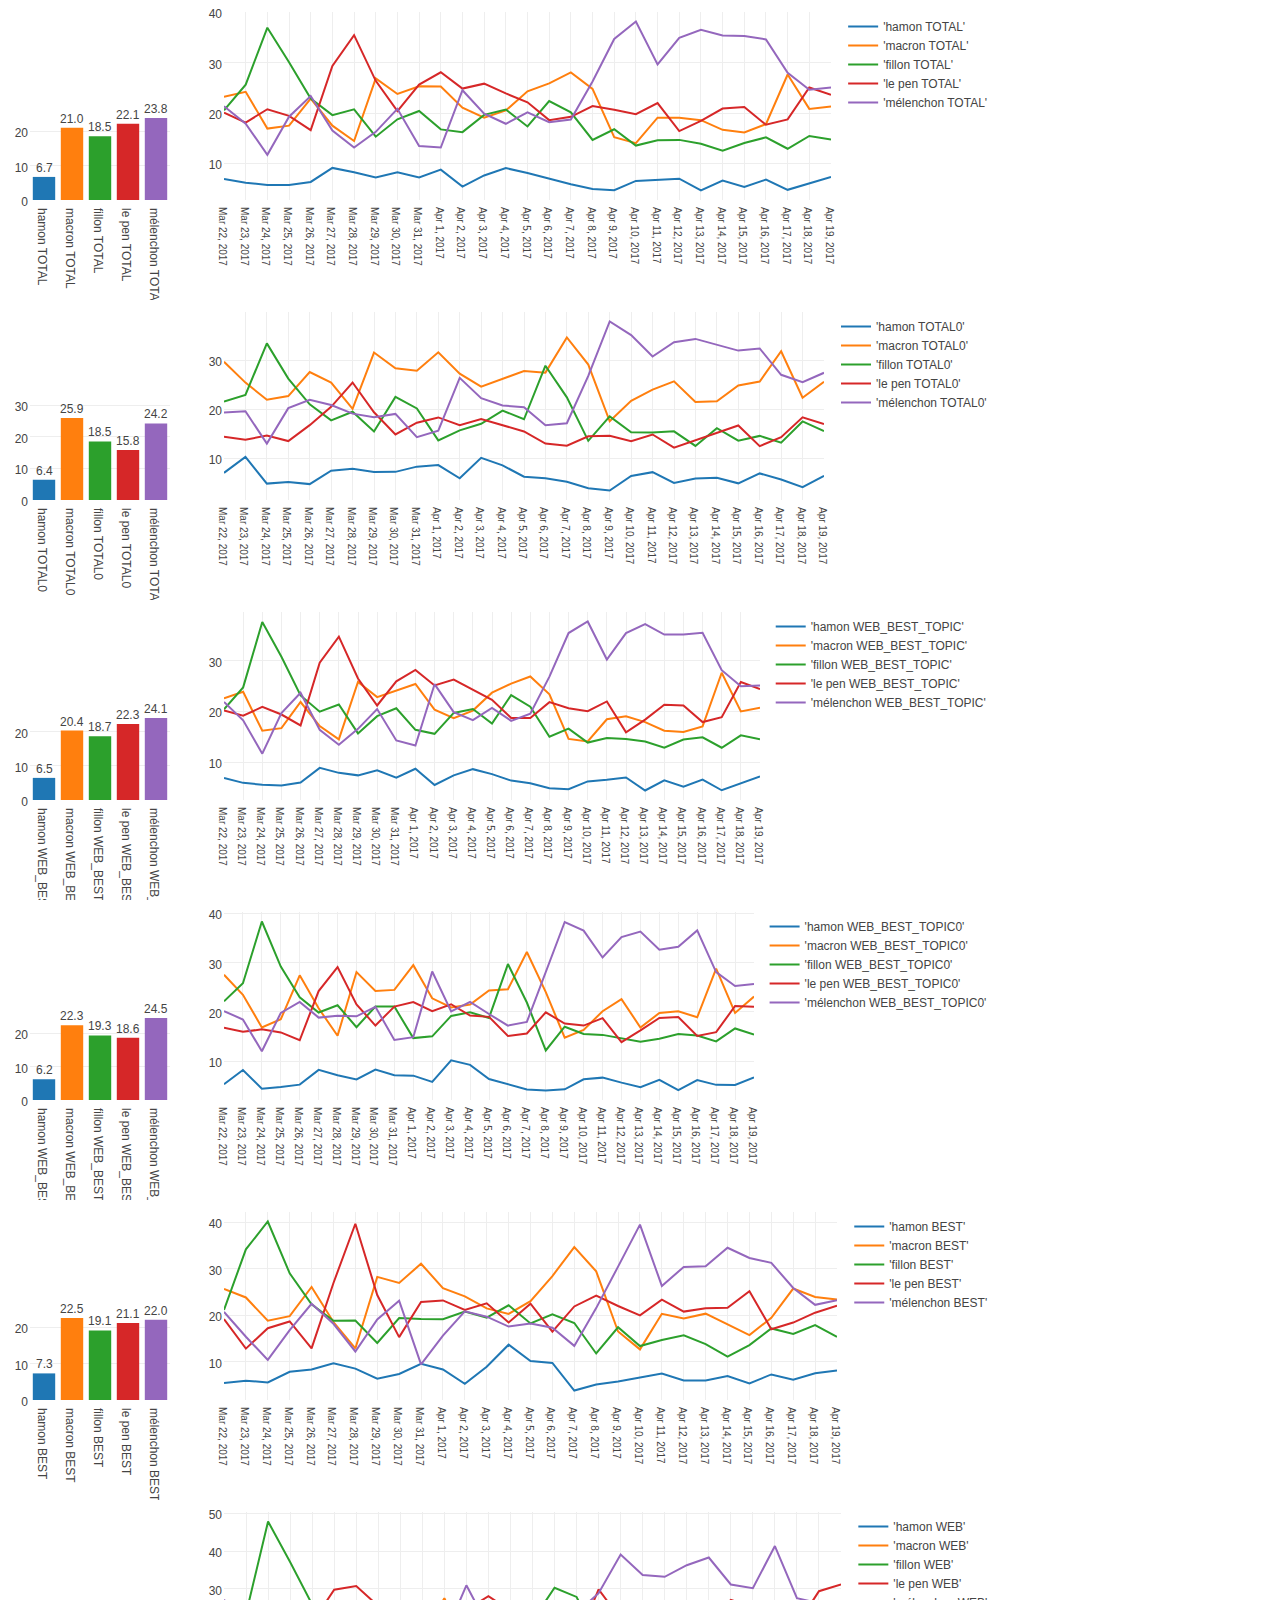
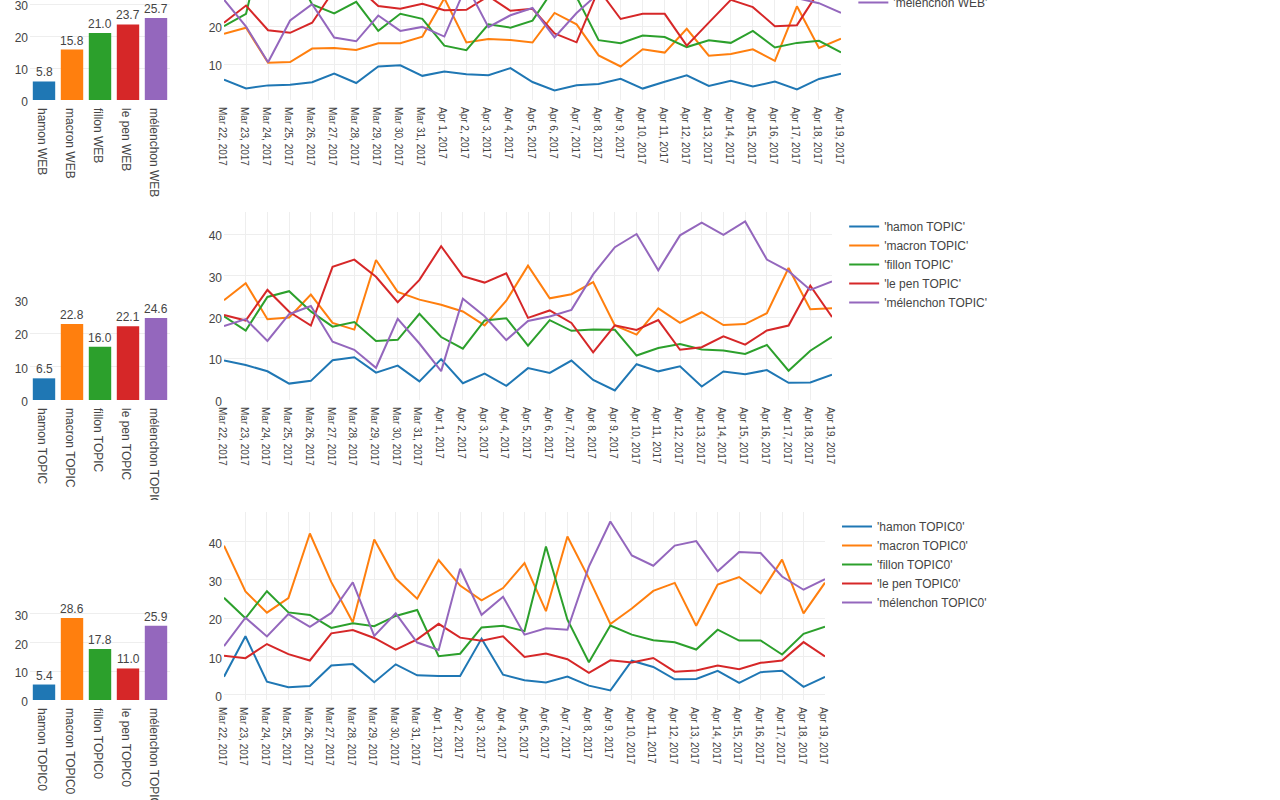
<file: president/draw30_total.html>
<html>
<head>
  <meta charset="UTF-8">
  <!-- Plotly.js -->
  <link href="my.css" rel="stylesheet" media="all" type="text/css">
  <script src="js/d3.v4.min.js"></script>
  <script src="js/plotly-latest.min.js"></script>
</head>

<body>
    <div>
      <div id="total_TOTAL" class="bar"></div>
      <div id="TOTAL" class="scatter"></div>
    </div>
    <div>
      <div id="total_TOTAL0" class="bar"></div>
      <div id="TOTAL0" class="scatter"></div>
    </div>

    <div>
      <div id="total_WEB_BEST_TOPIC" class="bar"></div>
      <div id="WEB_BEST_TOPIC" class="scatter"></div>
    </div>
    <div>
      <div id="total_WEB_BEST_TOPIC0" class="bar"></div>
      <div id="WEB_BEST_TOPIC0" class="scatter"></div>
    </div>
    <div>
      <div id="total_BEST" class="bar"></div>
      <div id="BEST" class="scatter"></div>
    </div>
    <div>
      <div id="total_WEB" class="bar"></div>
      <div id="WEB" class="scatter"></div>
    </div>

    <div>
      <div id="total_TOPIC" class="bar"></div>
      <div id="TOPIC" class="scatter"></div>
    </div>

    <div>
      <div id="total_TOPIC0" class="bar"></div>
      <div id="TOPIC0" class="scatter"></div>
    </div>

  <script>
    var layout_scatter = {
      autosize: true,
      yaxis:{zeroline:false, hoverformat: '.2f'},
      margin: {
        l: 20,
        r: 50,
        b: 100,
        t: 10,
        pad: 0
      },

      xaxis : {
        tickformat : "%d %m %y",
        tickfont : {
          size : 10,
        },

      }
    };


    var filename = ['TOTAL','TOTAL0','WEB_BEST_TOPIC','WEB_BEST_TOPIC0','BEST','WEB','TOPIC','TOPIC0'];


    for (m=0; m<filename.length; m++) {
      Plotly.d3.csv('./csv30/'+filename[m]+'_total'+'.csv', function(rows){
        var annotationContent = [];

        var layout_bar = {
          annotations: annotationContent,
          yaxis:{zeroline:false, hoverformat: '.2f'},
          autosize: true,
          margin: {
            l: 30,
            r: 30,
            b: 100,
            t: 100,
            pad: 0
          },

        };

        var colors = Plotly.d3.scale.category10();


        var xValue = rows.map(function(row){          // set the x-data
          return row['class'];
        });

        var yValue = rows.map(function(row){          // set the x-data
          return row['number'];
        });


        for( var n = 0 ; n < xValue.length ; n++ ){
          var result = {
            x: xValue[n],
            y: yValue[n],
            text: yValue[n],
            xanchor: 'center',
            yanchor: 'bottom',
            showarrow: false
          };
          annotationContent.push(result);
        }


        var trace = {

          type: 'bar',                    // set the chart type
          x: rows.map(function(row){          // set the x-data
            return row['class'];
          }),
          y: rows.map(function(row){          // set the x-data
            return row['number'];
          }),


          marker:{
              color: [
                colors(0),
                colors(1),
                colors(2),
                colors(3),
                colors(4)]
              },

        };
        Plotly.newPlot('total_'+filename[this.m], [trace],layout_bar, {displayModeBar: false} );
      }.bind( {m: m} ));
  };



    for (j=0; j<filename.length; j++) {
      Plotly.d3.csv('./csv30/'+filename[j]+'.csv', function(rows){
          //console.log(this.j);
          var col1 = Object.keys(rows[0])[1];
          var col2 = Object.keys(rows[0])[2];
          var tab = [];

          for (i=0;i<5;i++ ) {
            var col = Object.keys(rows[0])[i+1];
            console.log(col);
            var trace = {

              type: 'scatter',                    // set the chart type
              mode: 'lines',
              name: "'"+col+"'",                   // connect points with lines
              x: rows.map(function(row){          // set the x-data
                return row['date'];
              }),
              y: rows.map(function(row){          // set the x-data
                return row[col];
              }),


            };
            tab.push(trace);
          }
          Plotly.newPlot(filename[this.j], tab, layout_scatter, {displayModeBar: false});
          //Plotly.plot(document.getElementById('wind-speed'), [trace], layout, {showLink: false});
      }.bind( {j: j} ));
    }



  </script>
</body>
</html>
</file>
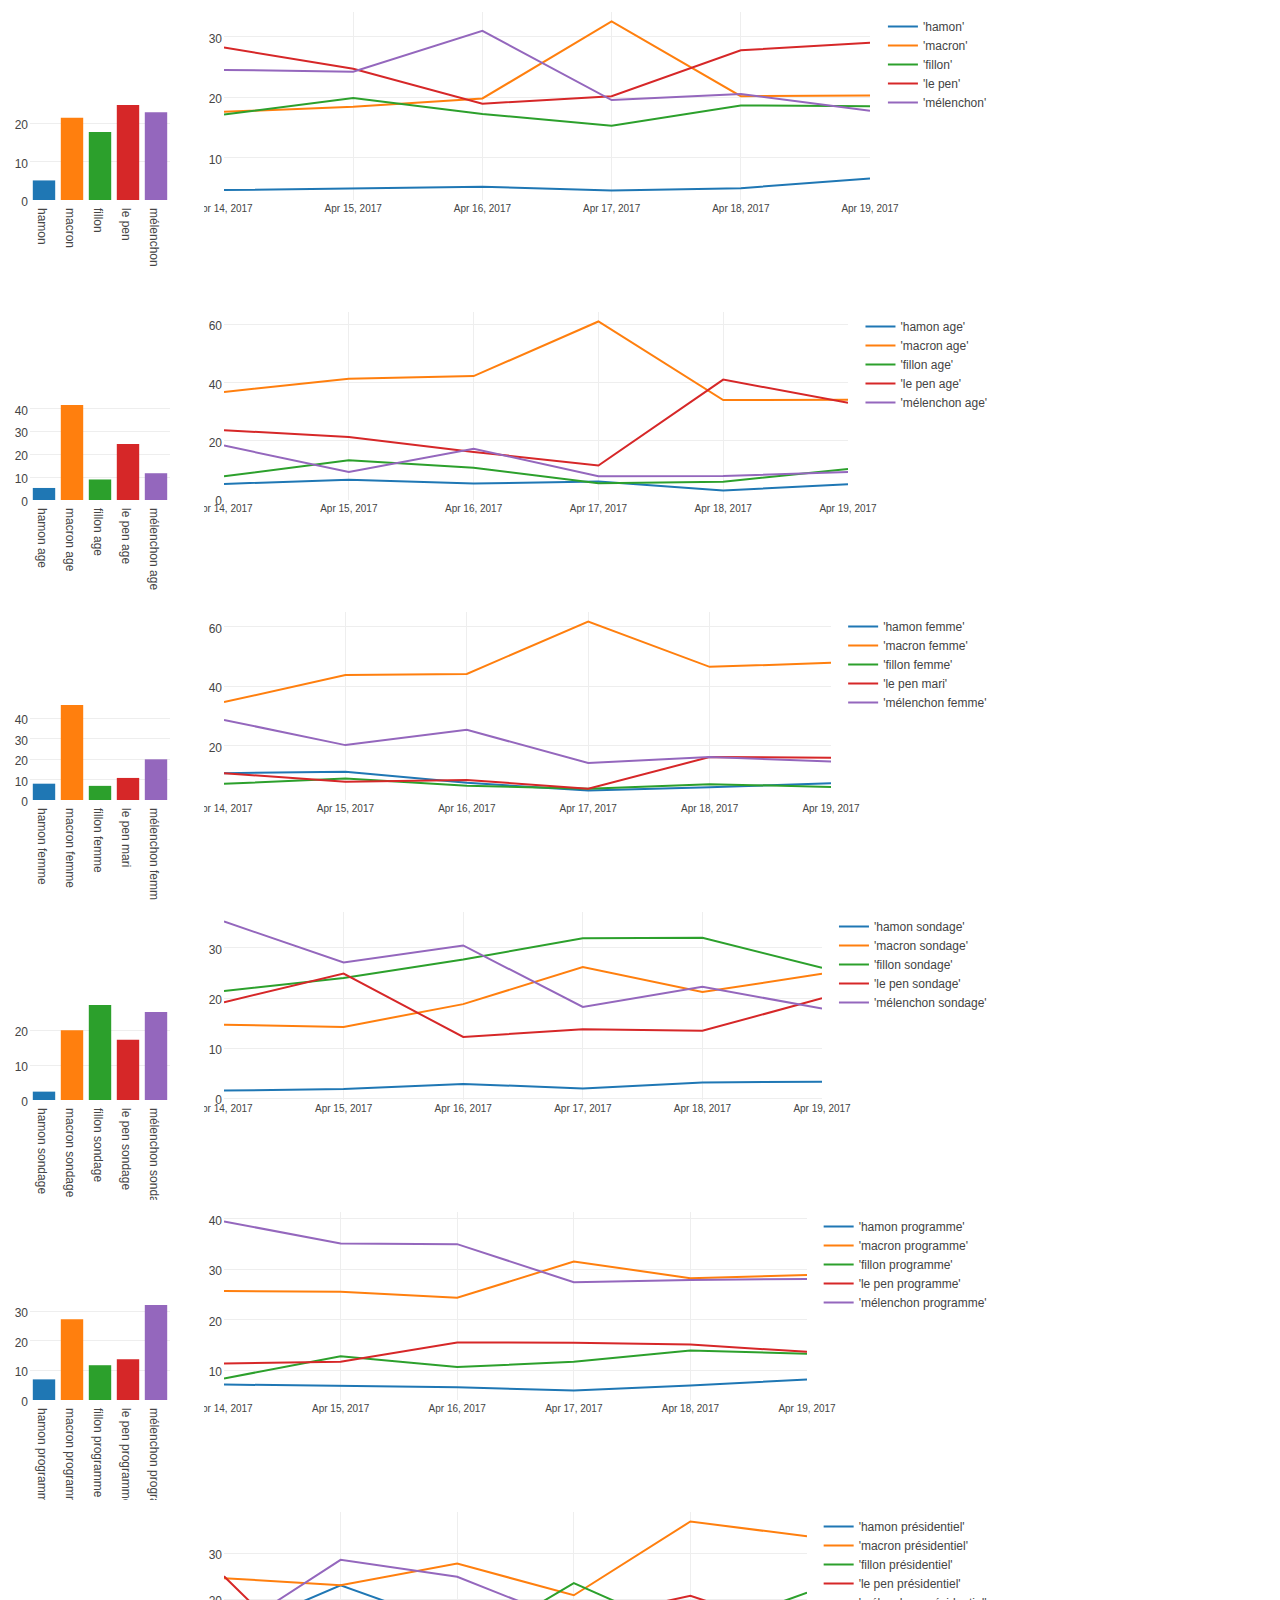
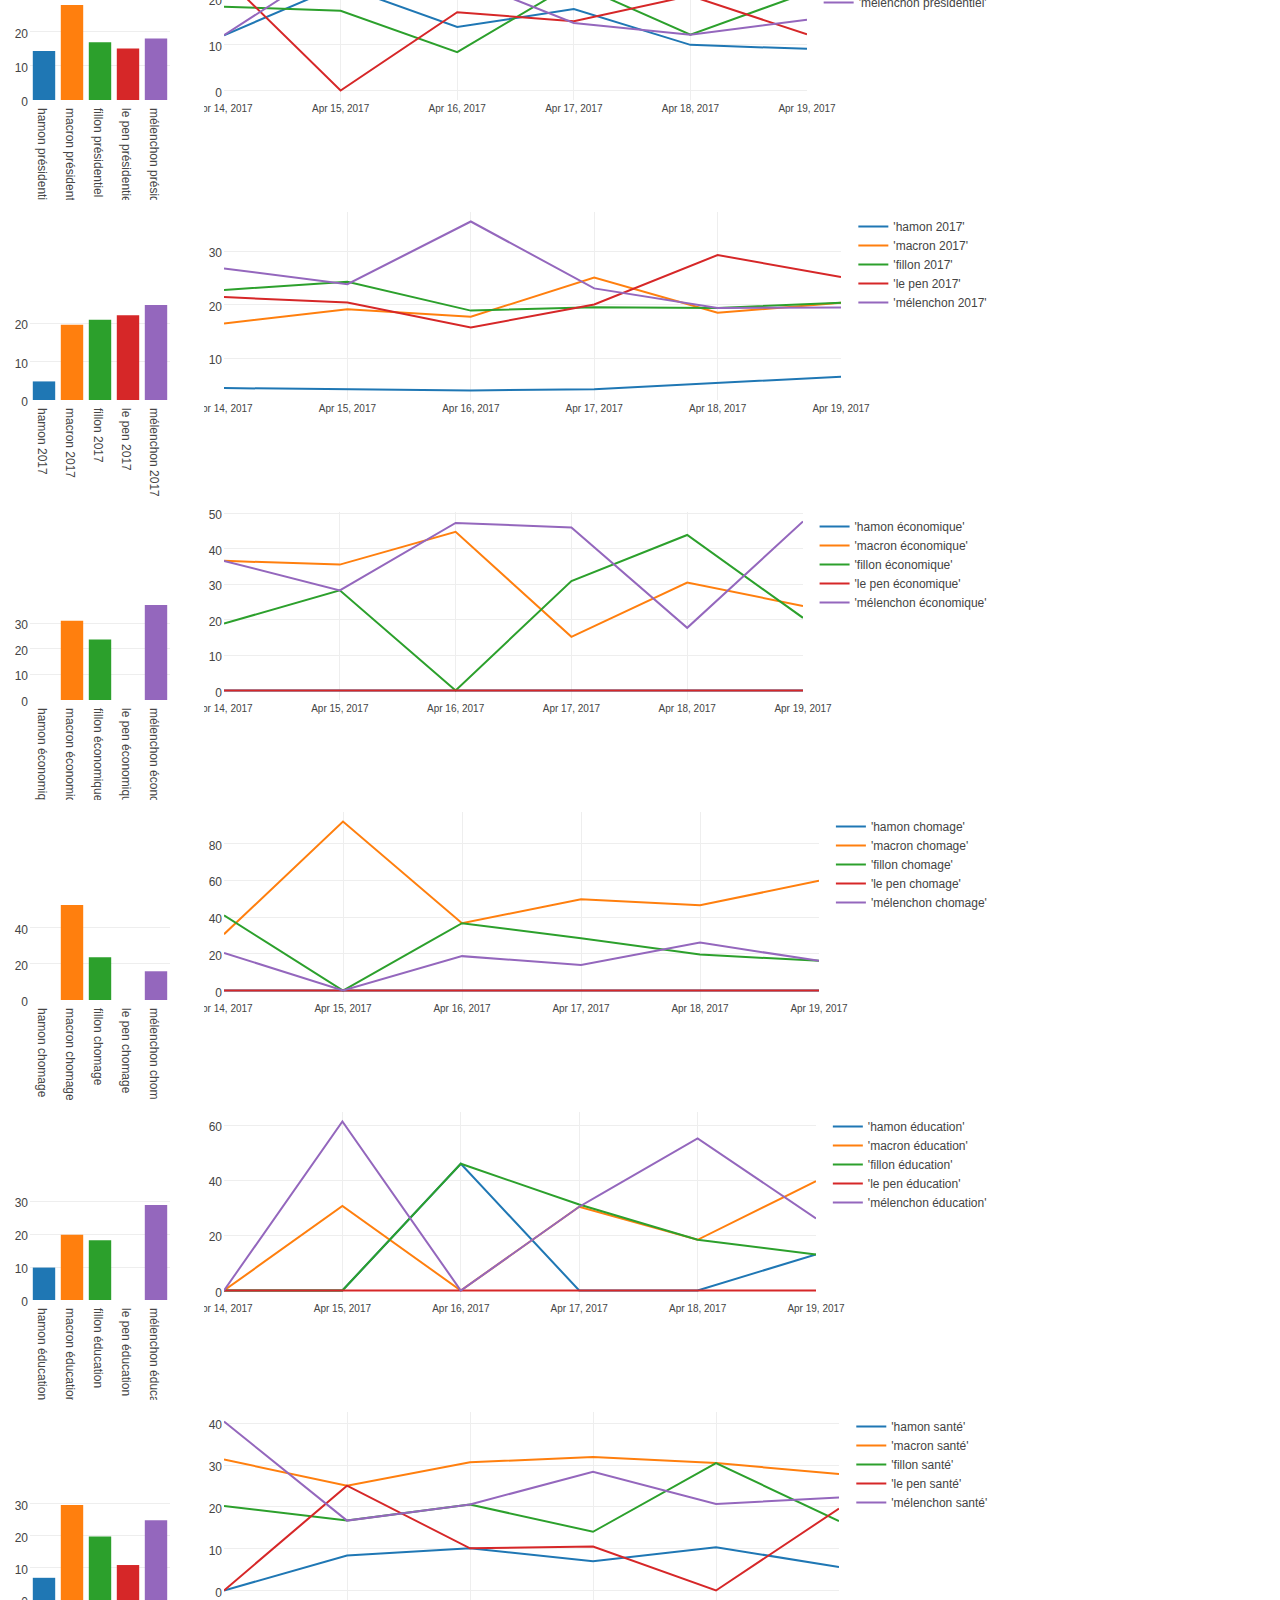
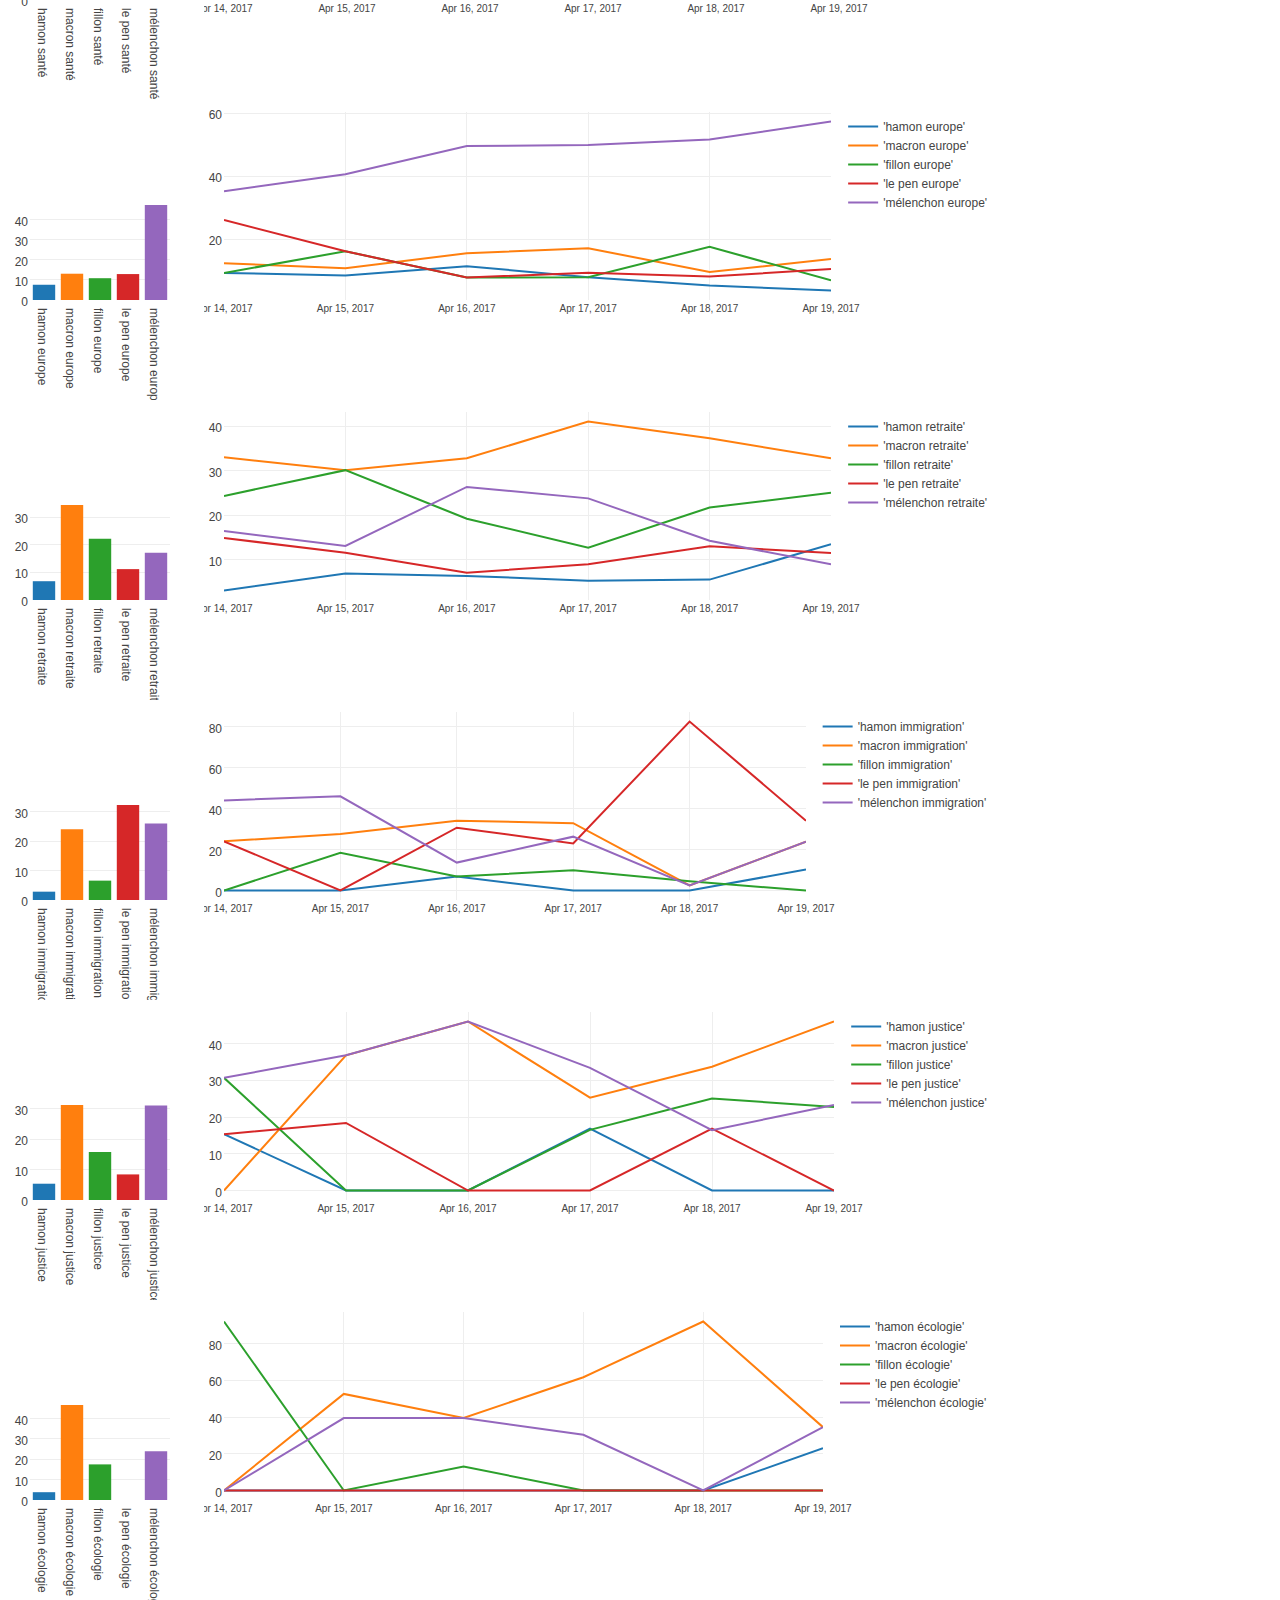
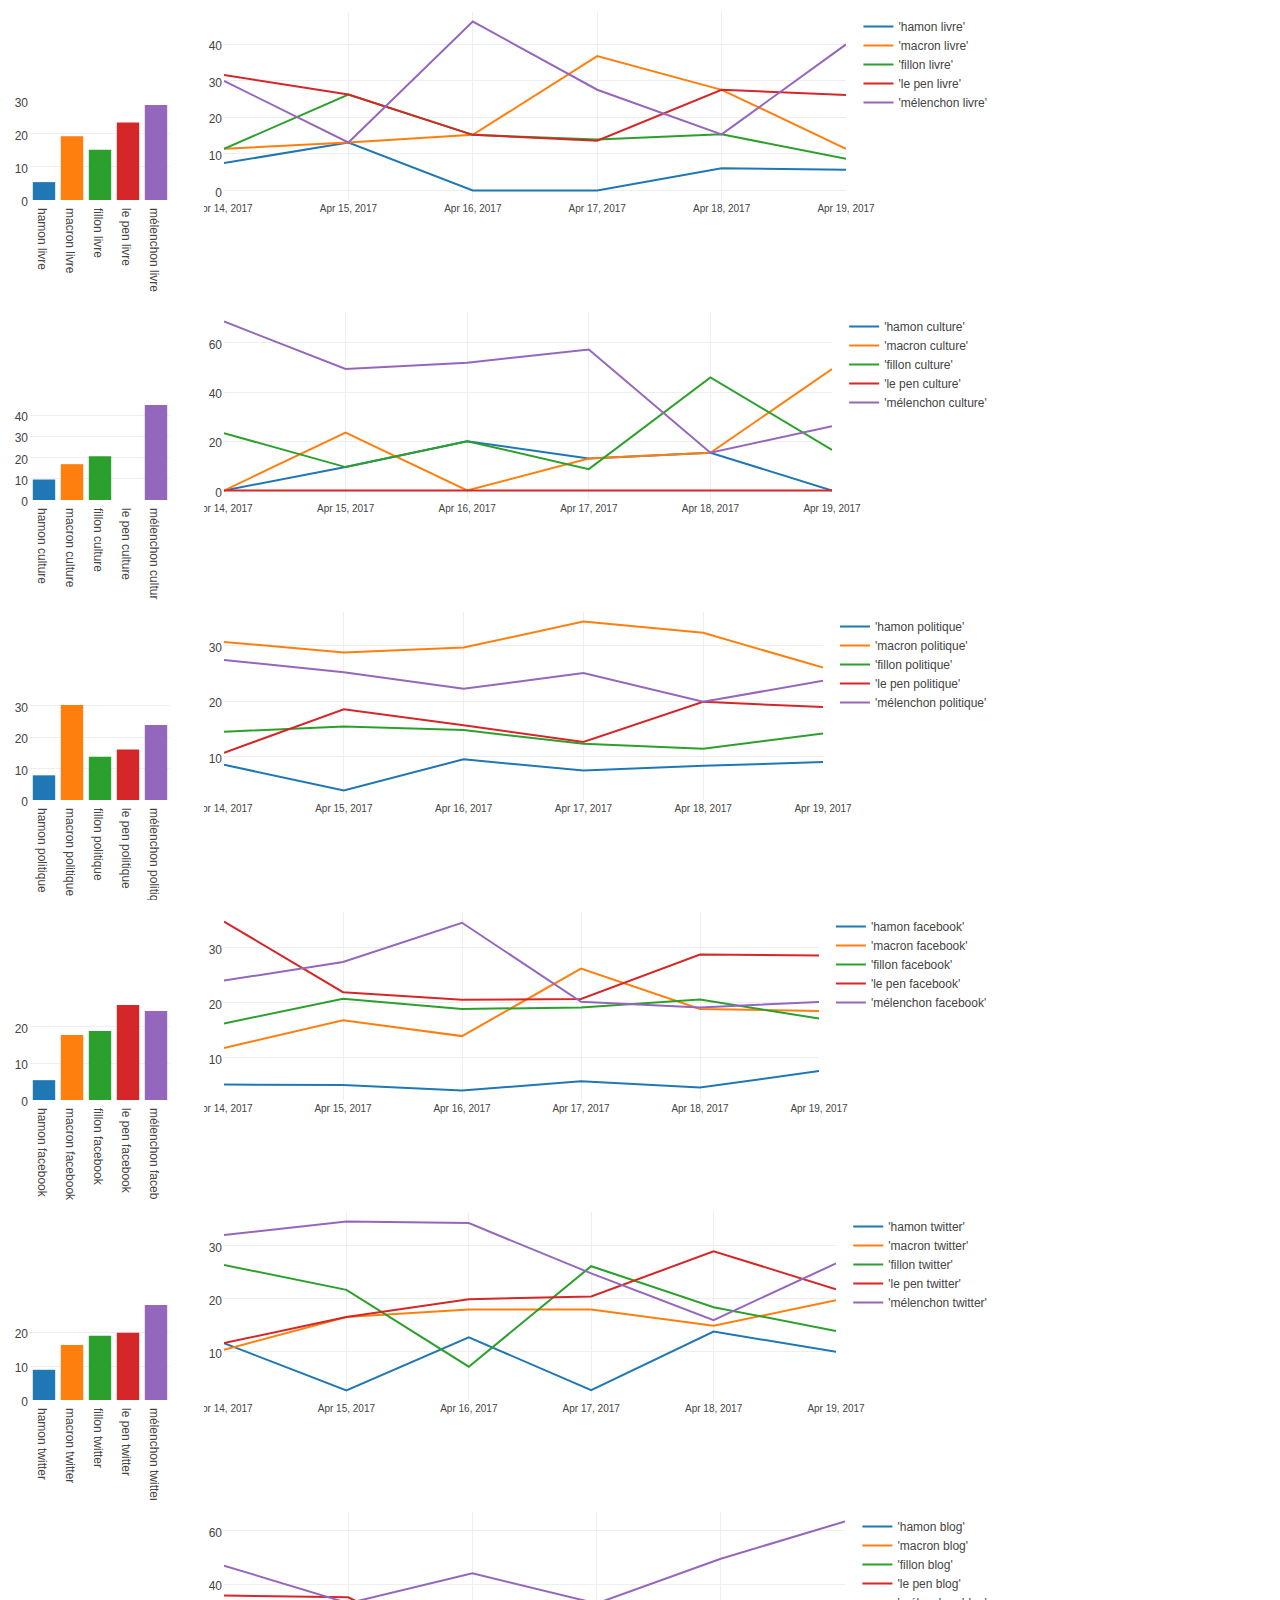
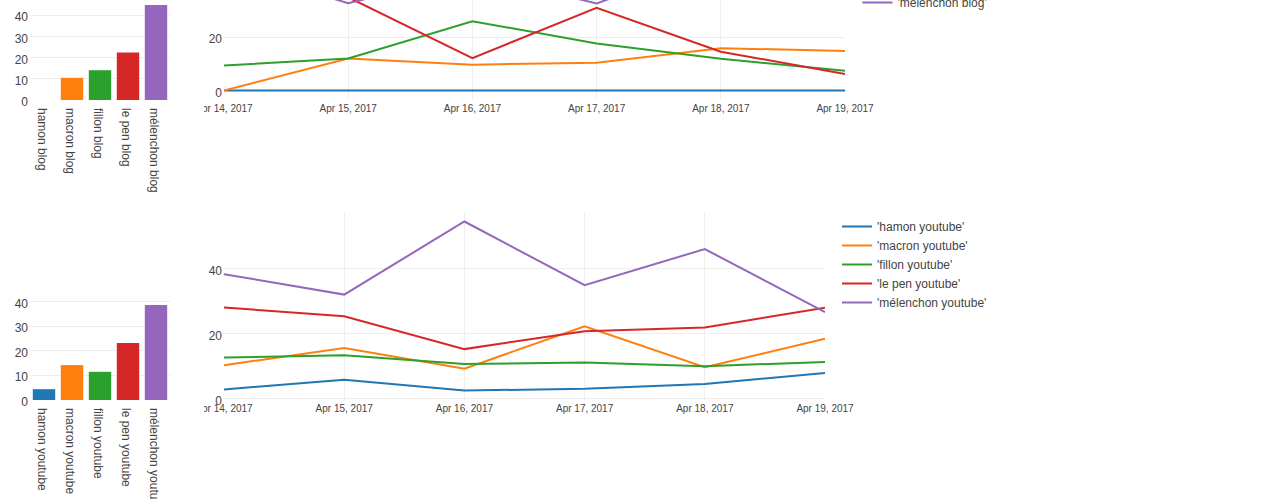
<file: president/draw7.html>
<html>
<head>
  <meta charset="UTF-8">
  <!-- Plotly.js -->
  <link href="my.css" rel="stylesheet" media="all" type="text/css">
  <script src="js/d3.v4.min.js"></script>
  <script src="js/plotly-latest.min.js"></script>

</head>

<body>
  <div>
    <div id="total_0" class="bar"></div>
    <div id="div_0" class="scatter"></div>
  </div>
  <div>
    <div id="total_1" class="bar"></div>
    <div id="div_1" class="scatter"></div>
  </div>
  <div>
    <div id="total_2" class="bar"></div>
    <div id="div_2" class="scatter"></div>
  </div>
  <div>
    <div id="total_3" class="bar"></div>
    <div id="div_3" class="scatter"></div>
  </div>
  <div>
    <div id="total_4" class="bar"></div>
    <div id="div_4" class="scatter"></div>
  </div>
  <div>
    <div id="total_5" class="bar"></div>
    <div id="div_5" class="scatter"></div>
  </div>
  <div>
    <div id="total_6" class="bar"></div>
    <div id="div_6" class="scatter"></div>
  </div>
  <div>
    <div id="total_7" class="bar"></div>
    <div id="div_7" class="scatter"></div>
  </div>
  <div>
    <div id="total_8" class="bar"></div>
    <div id="div_8" class="scatter"></div>
  </div>
  <div>
    <div id="total_9" class="bar"></div>
    <div id="div_9" class="scatter"></div>
  </div>
  <div>
    <div id="total_10" class="bar"></div>
    <div id="div_10" class="scatter"></div>
  </div>
  <div>
    <div id="total_11" class="bar"></div>
    <div id="div_11" class="scatter"></div>
  </div>
  <div>
    <div id="total_12" class="bar"></div>
    <div id="div_12" class="scatter"></div>
  </div>
  <div>
    <div id="total_13" class="bar"></div>
    <div id="div_13" class="scatter"></div>
  </div>
  <div>
    <div id="total_14" class="bar"></div>
    <div id="div_14" class="scatter"></div>
  </div>
  <div>
    <div id="total_15" class="bar"></div>
    <div id="div_15" class="scatter"></div>
  </div>
  <div>
    <div id="total_16" class="bar"></div>
    <div id="div_16" class="scatter"></div>
  </div>
  <div>
    <div id="total_17" class="bar"></div>
    <div id="div_17" class="scatter"></div>
  </div>
  <div>
    <div id="total_18" class="bar"></div>
    <div id="div_18" class="scatter"></div>
  </div>
  <div>
    <div id="total_19" class="bar"></div>
    <div id="div_19" class="scatter"></div>
  </div>
  <div>
    <div id="total_20" class="bar"></div>
    <div id="div_20" class="scatter"></div>
  </div>
  <div>
    <div id="total_21" class="bar"></div>
    <div id="div_21" class="scatter"></div>
  </div>
  <div>
    <div id="total_22" class="bar"></div>
    <div id="div_22" class="scatter"></div>
  </div>


  <script>
    var layout_scatter = {
      autosize: true,
      yaxis:{zeroline:false, hoverformat: '.2f'},
      margin: {
        l: 20,
        r: 50,
        b: 100,
        t: 10,
        pad: 0
      },

      xaxis : {
        tickformat : "%d %m %y",
        tickfont : {
          size : 10,
        },

      }
    };

    var layout_bar = {
      autosize: true,
      yaxis:{zeroline:false, hoverformat: '.2f'},
      margin: {
        l: 30,
        r: 30,
        b: 100,
        t: 100,
        pad: 0
      },

    };

    for (m=0; m<23; m++) {
      Plotly.d3.csv('./csv7/'+m+'_total'+'.csv', function(rows){
        var colors = Plotly.d3.scale.category10();

        var trace = {

          type: 'bar',                    // set the chart type
          x: rows.map(function(row){          // set the x-data
            return row['class'];
          }),
          y: rows.map(function(row){          // set the x-data
            return row['number'];
          }),


          marker:{
              color: [
                colors(0),
                colors(1),
                colors(2),
                colors(3),
                colors(4)]
              },

        };
        Plotly.newPlot('total_'+this.m, [trace],layout_bar, {displayModeBar: false} );
      }.bind( {m: m} ));
  };


    for (j=0; j<23; j++) {
      Plotly.d3.csv('./csv7/'+j+'.csv', function(rows){
          console.log(this.j);
          var col1 = Object.keys(rows[0])[1];
          var col2 = Object.keys(rows[0])[2];
          var tab = [];

          for (i=0;i<5;i++ ) {
            var col = Object.keys(rows[0])[i+1];
            console.log(col);
            var trace = {

              type: 'scatter',                    // set the chart type
              mode: 'lines',
              name: "'"+col+"'",                   // connect points with lines
              x: rows.map(function(row){          // set the x-data
                return row['date'];
              }),
              y: rows.map(function(row){          // set the x-data
                return row[col];
              }),


            };
            tab.push(trace);
          }
          Plotly.newPlot('div_'+this.j, tab, layout_scatter, {displayModeBar: false});
          //Plotly.plot(document.getElementById('wind-speed'), [trace], layout, {showLink: false});
      }.bind( {j: j} ));
    }



  </script>
</body>
</html>
</file>
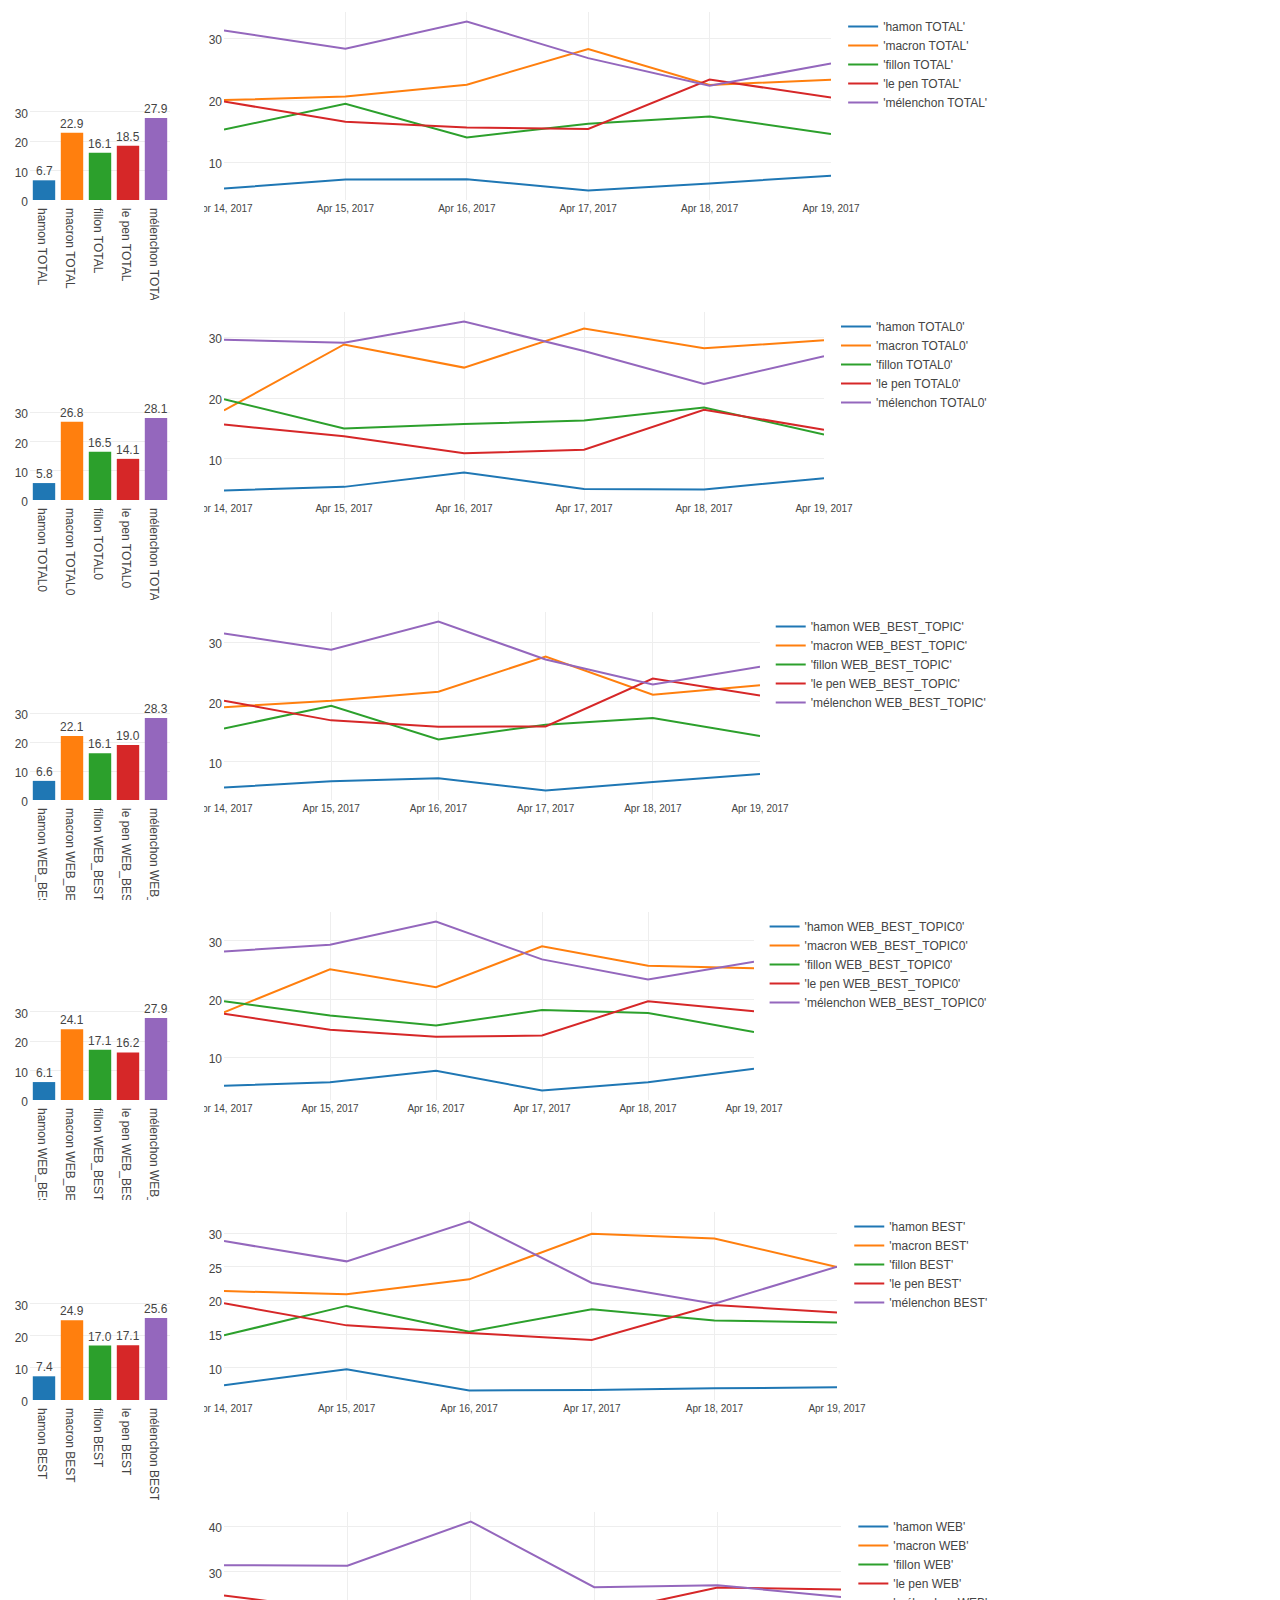
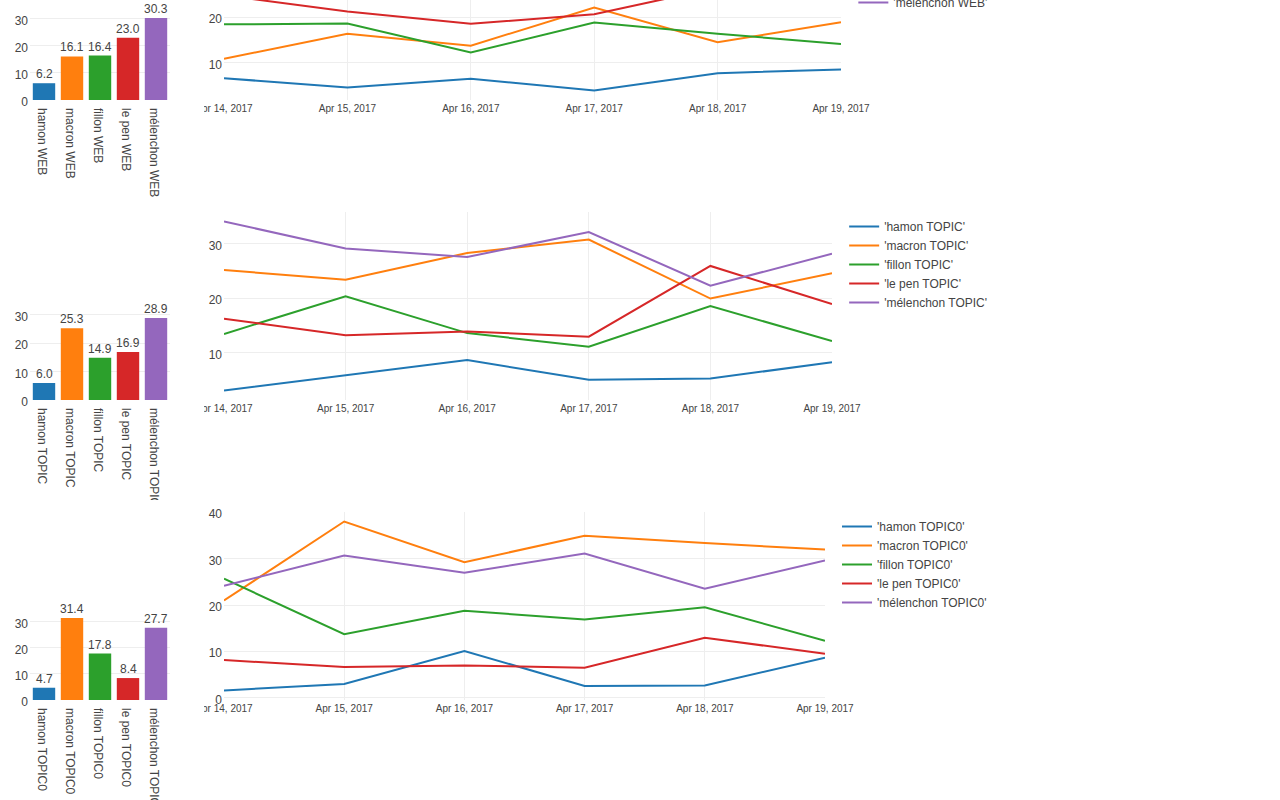
<file: president/draw7_total.html>
<html>
<head>
  <meta charset="UTF-8">
  <!-- Plotly.js -->
  <link href="my.css" rel="stylesheet" media="all" type="text/css">
  <script src="js/d3.v4.min.js"></script>
  <script src="js/plotly-latest.min.js"></script>
</head>

<body>
    <div>
      <div id="total_TOTAL" class="bar"></div>
      <div id="TOTAL" class="scatter"></div>
    </div>
    <div>
      <div id="total_TOTAL0" class="bar"></div>
      <div id="TOTAL0" class="scatter"></div>
    </div>

    <div>
      <div id="total_WEB_BEST_TOPIC" class="bar"></div>
      <div id="WEB_BEST_TOPIC" class="scatter"></div>
    </div>
    <div>
      <div id="total_WEB_BEST_TOPIC0" class="bar"></div>
      <div id="WEB_BEST_TOPIC0" class="scatter"></div>
    </div>
    <div>
      <div id="total_BEST" class="bar"></div>
      <div id="BEST" class="scatter"></div>
    </div>
    <div>
      <div id="total_WEB" class="bar"></div>
      <div id="WEB" class="scatter"></div>
    </div>

    <div>
      <div id="total_TOPIC" class="bar"></div>
      <div id="TOPIC" class="scatter"></div>
    </div>

    <div>
      <div id="total_TOPIC0" class="bar"></div>
      <div id="TOPIC0" class="scatter"></div>
    </div>

  <script>
    var layout_scatter = {
      autosize: true,
      yaxis:{zeroline:false, hoverformat: '.2f'},

      margin: {
        l: 20,
        r: 50,
        b: 100,
        t: 10,
        pad: 0
      },

      xaxis : {
        tickformat : "%d %m %y",
        tickfont : {
          size : 10,
        },

      }
    };


    var filename = ['TOTAL','TOTAL0','WEB_BEST_TOPIC','WEB_BEST_TOPIC0','BEST','WEB','TOPIC','TOPIC0'];


    for (m=0; m<filename.length; m++) {
      Plotly.d3.csv('./csv7/'+filename[m]+'_total'+'.csv', function(rows){
        var annotationContent = [];

        var layout_bar = {

          annotations: annotationContent,
          yaxis:{zeroline:false, hoverformat: '.2f'},
          autosize: true,
          margin: {
            l: 30,
            r: 30,
            b: 100,
            t: 100,
            pad: 0
          },

        };

        var colors = Plotly.d3.scale.category10();


        var xValue = rows.map(function(row){          // set the x-data
          return row['class'];
        });

        var yValue = rows.map(function(row){          // set the x-data
          return row['number'];
        });


        for( var n = 0 ; n < xValue.length ; n++ ){
          var result = {
            x: xValue[n],
            y: yValue[n],
            text: yValue[n],
            xanchor: 'center',
            yanchor: 'bottom',
            showarrow: false
          };
          annotationContent.push(result);
        }


        var trace = {

          type: 'bar',                    // set the chart type
          x: rows.map(function(row){          // set the x-data
            return row['class'];
          }),
          y: rows.map(function(row){          // set the x-data
            return row['number'];
          }),


          marker:{
              color: [
                colors(0),
                colors(1),
                colors(2),
                colors(3),
                colors(4)]
              },

        };
        Plotly.newPlot('total_'+filename[this.m], [trace],layout_bar, {displayModeBar: false} );
      }.bind( {m: m} ));
  };



    for (j=0; j<filename.length; j++) {
      Plotly.d3.csv('./csv7/'+filename[j]+'.csv', function(rows){
          //console.log(this.j);
          var col1 = Object.keys(rows[0])[1];
          var col2 = Object.keys(rows[0])[2];
          var tab = [];

          for (i=0;i<5;i++ ) {
            var col = Object.keys(rows[0])[i+1];
            console.log(col);
            var trace = {

              type: 'scatter',                    // set the chart type
              mode: 'lines',
              name: "'"+col+"'",                   // connect points with lines
              x: rows.map(function(row){          // set the x-data
                return row['date'];
              }),
              y: rows.map(function(row){          // set the x-data
                return row[col];
              }),


            };
            tab.push(trace);
          }
          Plotly.newPlot(filename[this.j], tab, layout_scatter, {displayModeBar: false});
          //Plotly.plot(document.getElementById('wind-speed'), [trace], layout, {showLink: false});
      }.bind( {j: j} ));
    }



  </script>
</body>
</html>
</file>
<file: president/my.css>
html, body {
  margin: 0;
  padding: 0;
}

.bar {
  display: inline-block;
  width: 200px;
  height: 300px;
  vertical-align: top;
}
.scatter {
  display: inline-block;
  width: 800px;
  height: 300px;
  vertical-align: top;
}
</file>
